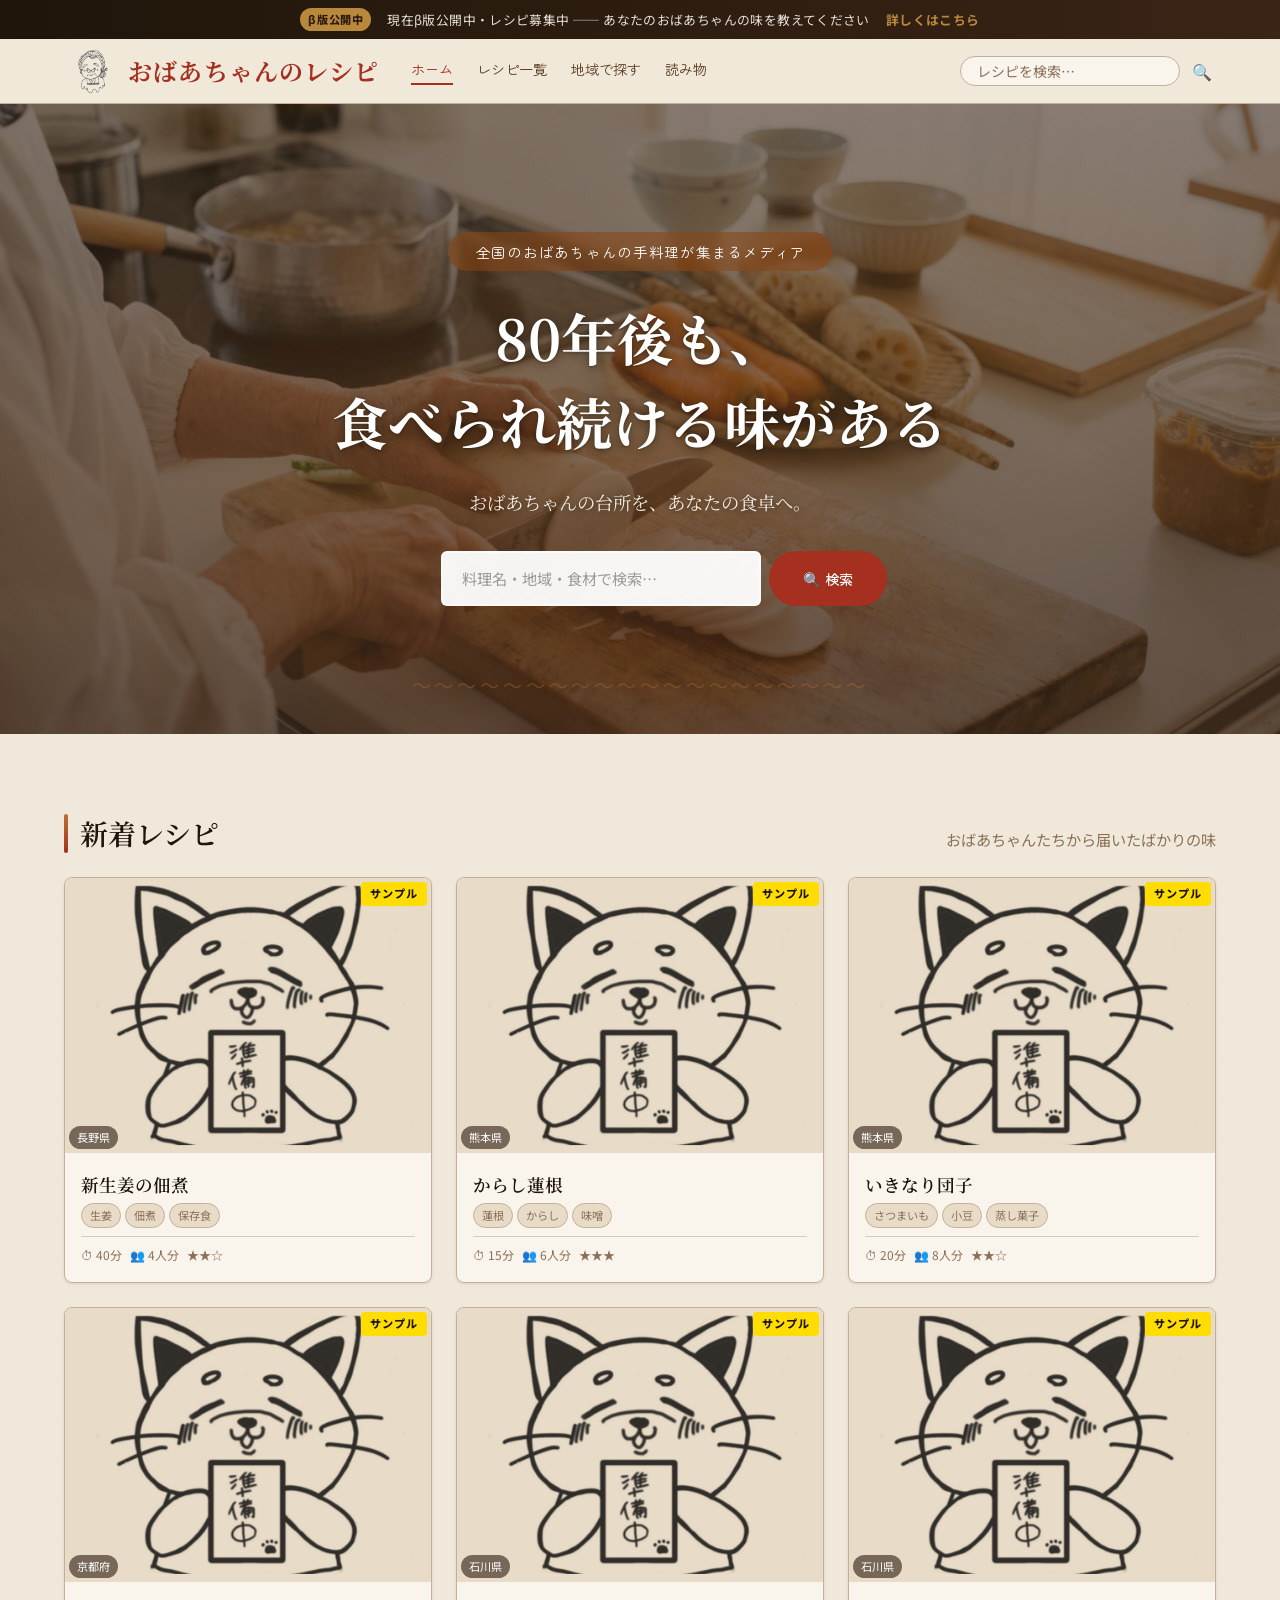
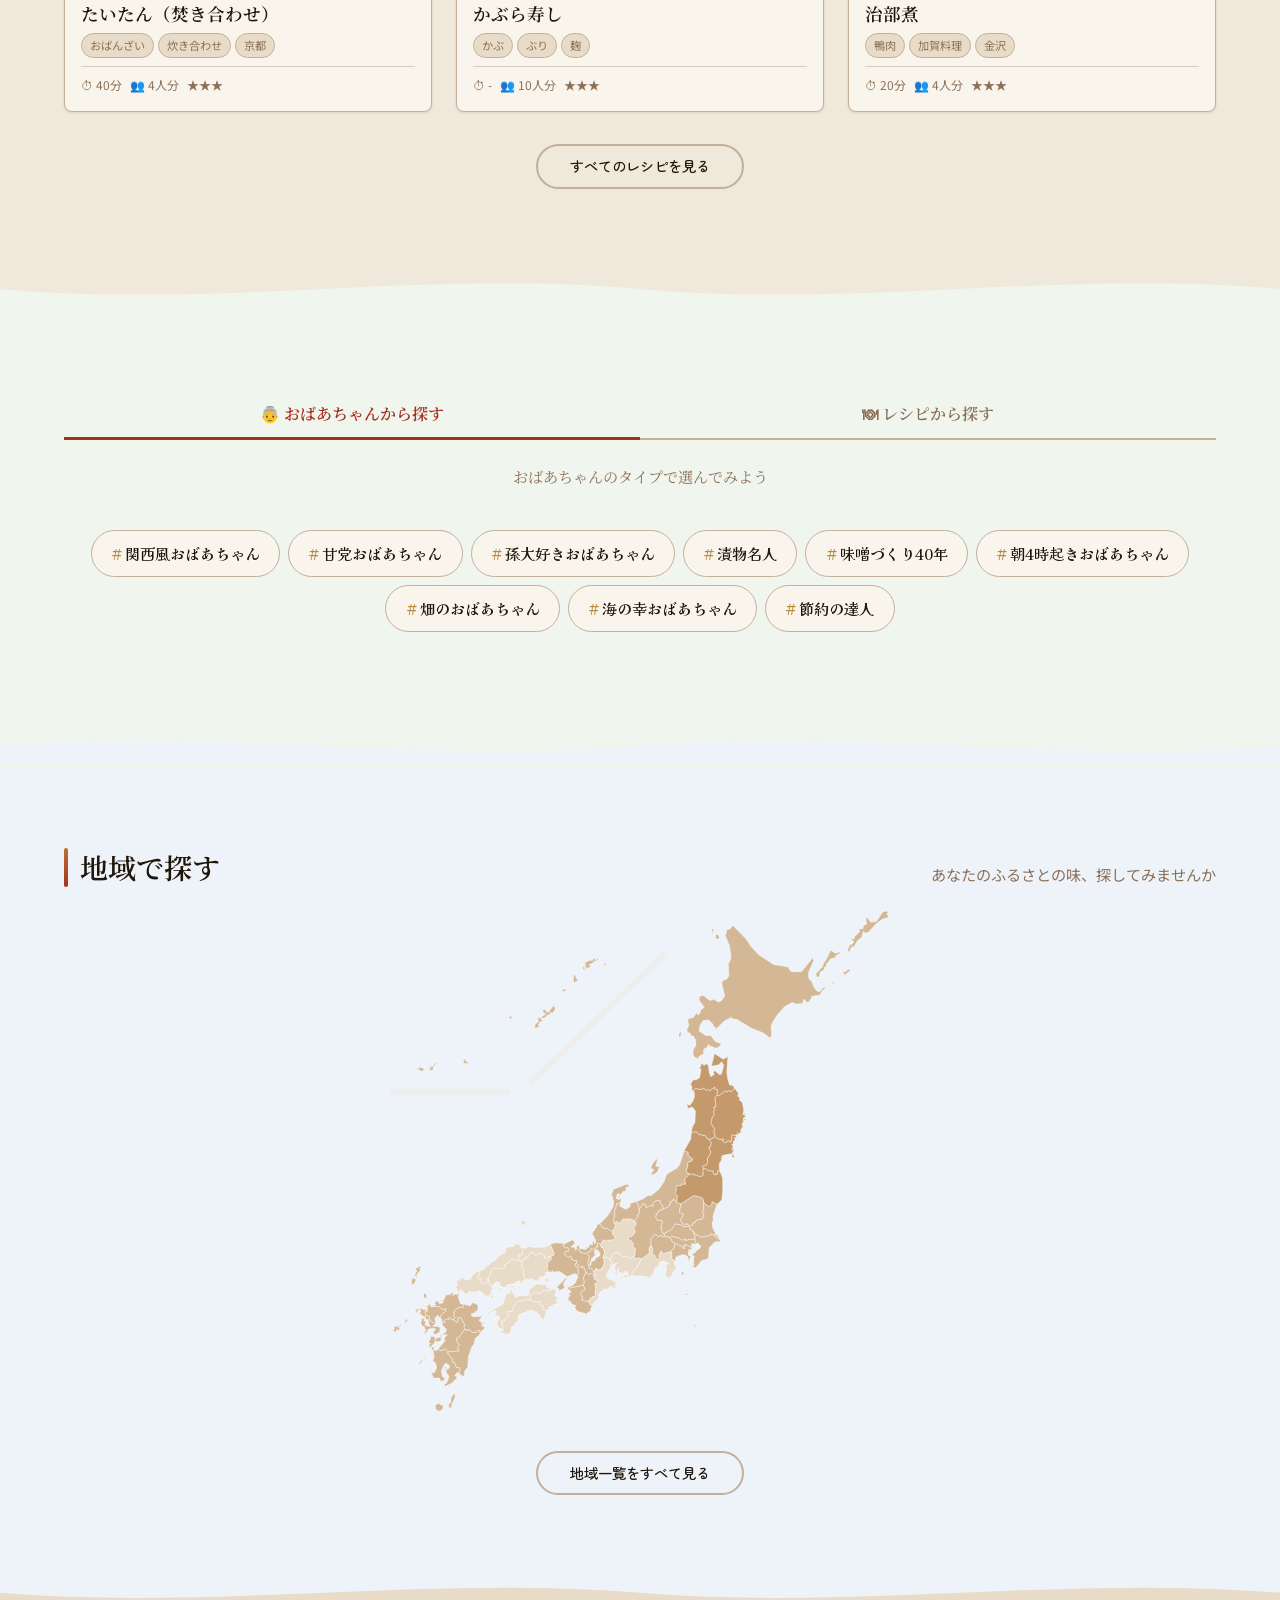
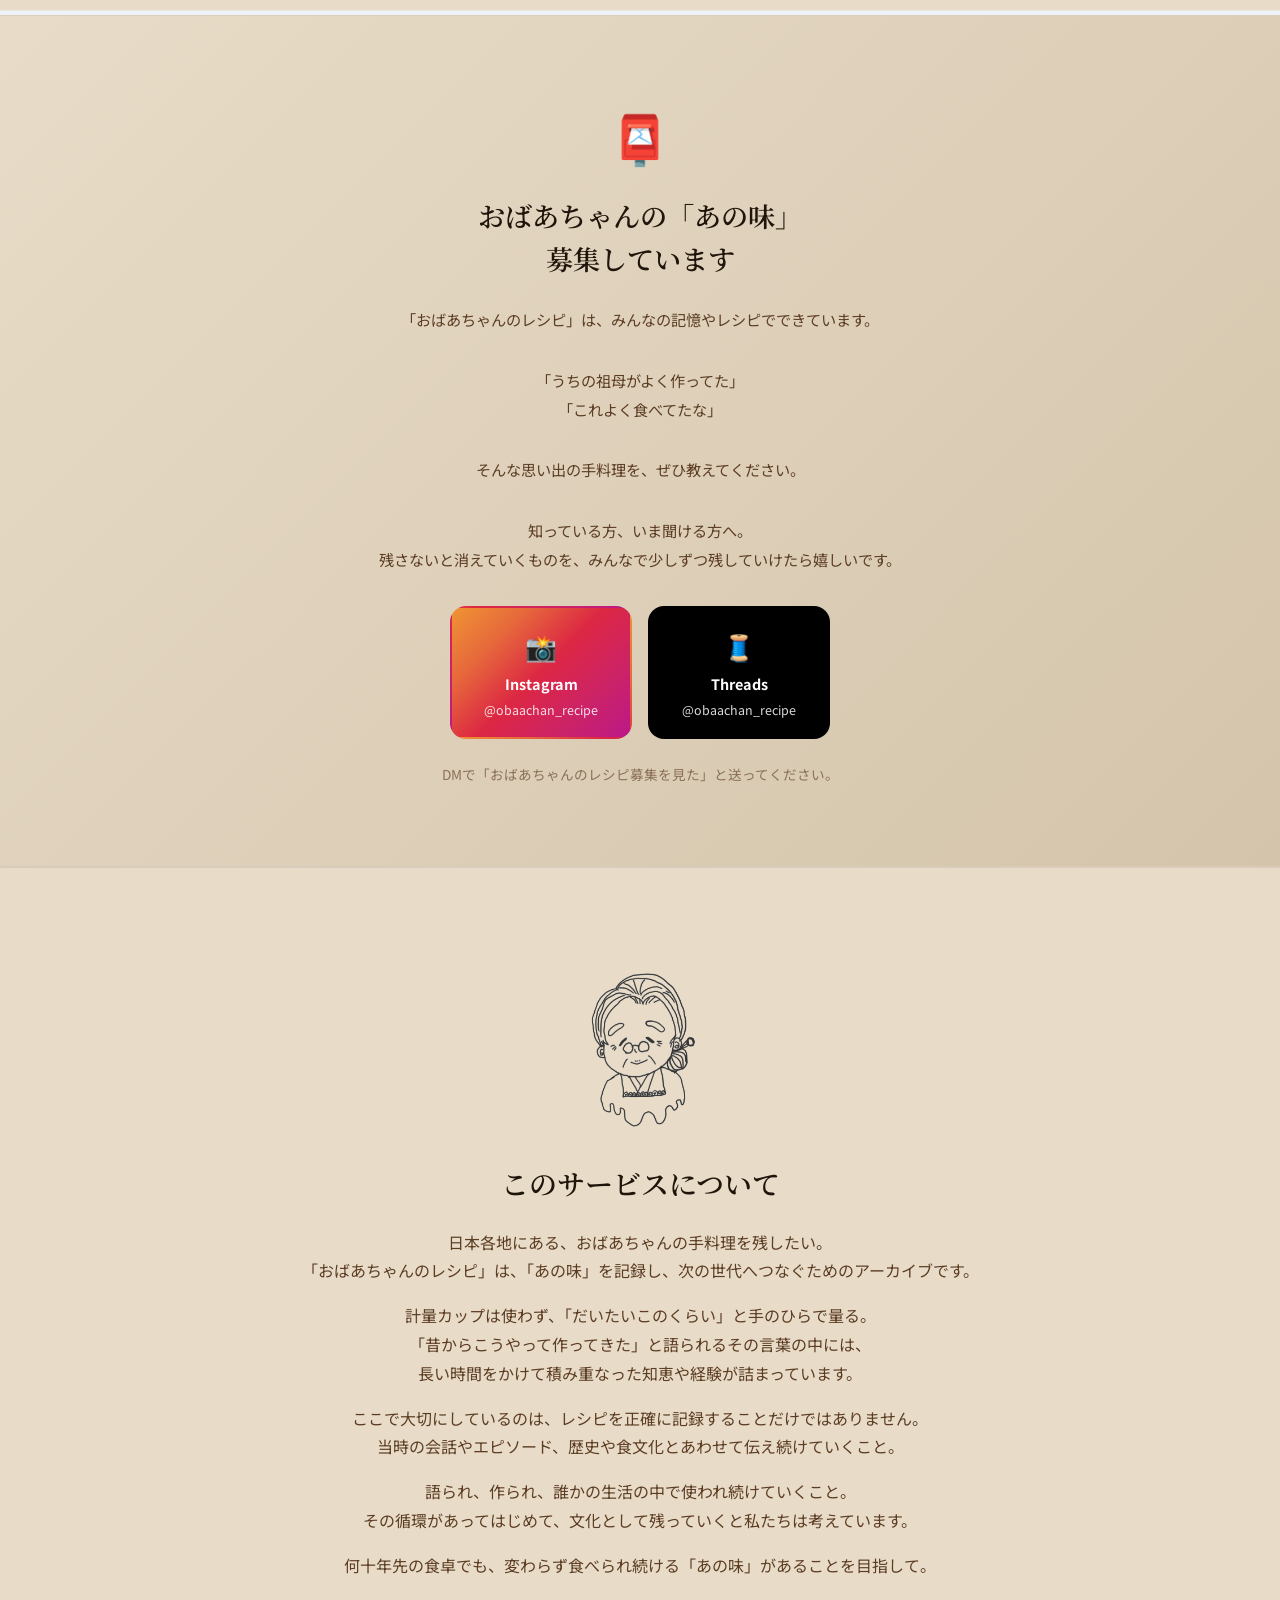
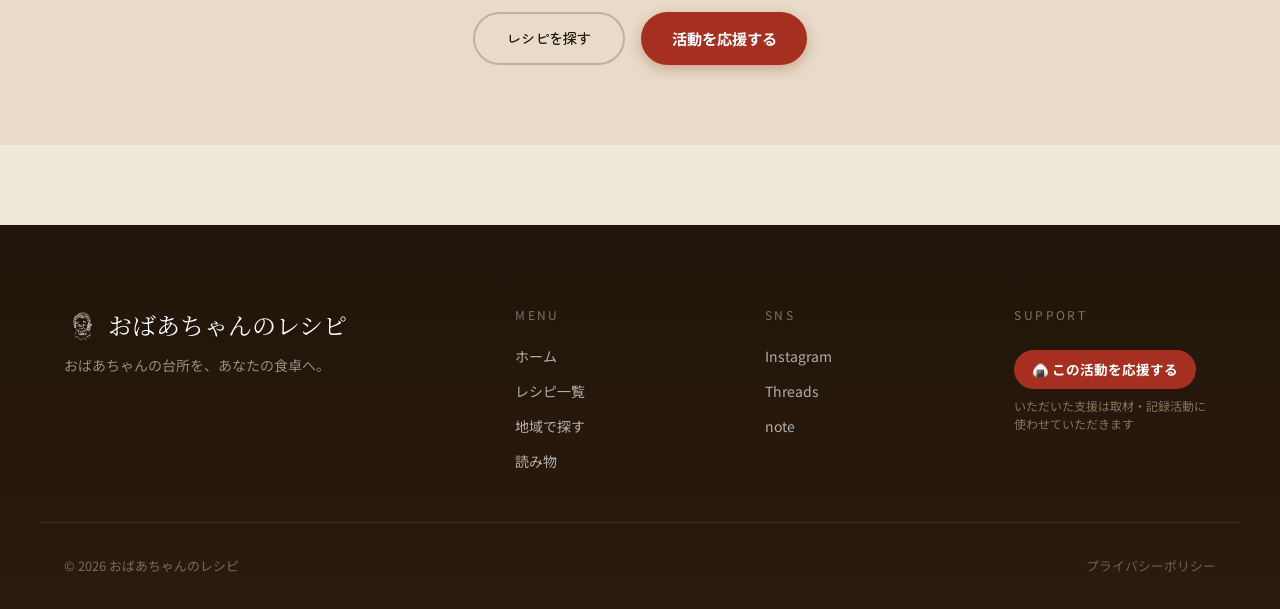
<file: index.html>
<!DOCTYPE html>
<html lang="ja">
<head>
  <meta charset="UTF-8" />
  <base href="/" />
  <meta name="viewport" content="width=device-width, initial-scale=1.0" />
  <title>おばあちゃんのレシピ | おばあちゃんの台所を、あなたの食卓へ。</title>

  <!-- ファビコン（絵文字） -->
  <link rel="icon" type="image/png" href="/assets/images/grandma-icon.png" />

  <!-- SEO メタタグ -->
  <meta name="description" content="全国のおばあちゃんの手料理が集まるメディア。おばあちゃんの台所を、あなたの食卓へ。" />
  <meta name="keywords" content="おばあちゃんのレシピ,郷土料理,伝統料理,家庭料理,日本料理,レシピ,石狩鍋,いも煮,じぶ煮" />
  <meta name="author" content="おばあちゃんのレシピ" />
  <link rel="canonical" href="https://www.obaachan-recipe.com/" />

  <!-- OGP メタタグ -->
  <meta property="og:title" content="おばあちゃんのレシピ | おばあちゃんの台所を、あなたの食卓へ。" />
  <meta property="og:description" content="全国のおばあちゃんの手料理が集まるメディア" />
  <meta property="og:type" content="website" />
  <meta property="og:url" content="https://www.obaachan-recipe.com/" />
  <meta property="og:locale" content="ja_JP" />
  <meta property="og:site_name" content="おばあちゃんのレシピ" />

  <!-- Twitter Card -->
  <meta name="twitter:card" content="summary_large_image" />
  <meta name="twitter:title" content="おばあちゃんのレシピ | おばあちゃんの台所を、あなたの食卓へ。" />
  <meta name="twitter:description" content="全国のおばあちゃんの手料理が集まるメディア" />
  <meta name="twitter:site" content="@obaachan_recipe" />

  <!-- Google Search Console 確認タグ -->
  <meta name="google-site-verification" content="o8CGRwi6p8d6FL8x-uHhxRCxZVuSK3pnas4yYmXAnJY" />

  <!-- Google Analytics (GA4) -->
  <script async src="https://www.googletagmanager.com/gtag/js?id=G-EVYD2MEX67"></script>
  <script>
    window.dataLayer = window.dataLayer || [];
    function gtag(){dataLayer.push(arguments);}
    gtag('js', new Date());
    gtag('config', 'G-EVYD2MEX67');
  </script>

  <!-- Google Fonts -->
  <link rel="preconnect" href="https://fonts.googleapis.com" />
  <link rel="preconnect" href="https://fonts.gstatic.com" crossorigin />
  <link
    href="https://fonts.googleapis.com/css2?family=Noto+Sans+JP:wght@300;400;500;700&family=Noto+Serif+JP:wght@400;600;700&family=Kaisei+Tokumin:wght@400;700&family=Zen+Maru+Gothic:wght@400;500;700&display=swap"
    rel="stylesheet"
  />

  <!-- スタイルシート -->
  <link rel="stylesheet" href="/styles.css?v=20260328d" />
</head>
<body>

  <!-- ローディング表示 -->
  <div id="loading">
    <div class="loading__icon"><img src="/assets/images/grandma-icon.png" alt="おばあちゃんのレシピ" /></div>
    <p>全国のおばあちゃんの手料理が集まるメディア</p>
  </div>

  <!-- SPAマウントポイント -->
  <div id="app"></div>

  <!-- GitHub Pages SPA: 404.htmlからのリダイレクトを復元 -->
  <script>
    (function(l) {
      if (l.search[1] === '/') {
        var decoded = l.search.slice(1).split('&').map(function(s) {
          return s.replace(/~and~/g, '&');
        }).join('?');
        window.history.replaceState(null, null,
          l.pathname.slice(0, -1) + decoded + l.hash
        );
      }
    }(window.location));
  </script>

  <!-- アプリケーション -->
  <script type="module" src="/app.js?v=20260328c"></script>

</body>
</html>
</file>
<file: styles.css>
/* ============================================================
   おばあちゃんのレシピ — styles.css
   和風テーマ 完全スタイルシート
   ============================================================ */

/* ============================================================
   CSS カスタムプロパティ
   ============================================================ */
:root {
  /* カラーパレット */
  --color-bg-base:       #F0E8DA; /* 温かい羊皮紙色 */
  --color-bg-warm:       #E8DCC8; /* トースト色 */
  --color-bg-card:       #FAF5EC; /* 温かいアイボリー */
  --color-text-primary:  #1F150A; /* 深い茶黒 */
  --color-text-secondary:#5C3D24; /* 深い茶色 */
  --color-text-muted:    #8B7058; /* 温かいミュート */
  --color-accent-red:    #A63020; /* 深い弁柄色 */
  --color-accent-gold:   #B8893A; /* 銅色寄りのゴールド */
  --color-accent-green:  #4A6B3E; /* 深い若竹色 */
  --color-border:        #C4B09A; /* 温かいボーダー */
  --color-divider:       #D9CCBB; /* 温かいディバイダー */
  --color-copper:        #B87333; /* 銅鍋のアクセント色 */
  --color-bg-dark:       #3A2416; /* 木目ダークトーン */

  /* タイポグラフィ */
  --font-serif: 'Noto Serif JP', serif;
  --font-sans:  'Noto Sans JP', sans-serif;
  --font-hand:  'Kaisei Tokumin', serif;
  --font-round: 'Zen Maru Gothic', sans-serif;

  /* スペーシング */
  --space-xs:  0.25rem;
  --space-sm:  0.5rem;
  --space-md:  1rem;
  --space-lg:  1.5rem;
  --space-xl:  2rem;
  --space-2xl: 3rem;
  --space-3xl: 5rem;

  /* シャドウ */
  --shadow-sm: 0 1px 3px rgba(31, 21, 10, 0.10);
  --shadow-md: 0 4px 12px rgba(31, 21, 10, 0.15);
  --shadow-lg: 0 8px 24px rgba(31, 21, 10, 0.20);

  /* ボーダーラジウス */
  --radius-sm: 4px;
  --radius-md: 8px;
  --radius-lg: 16px;
}


/* ============================================================
   リセット・ベーススタイル
   ============================================================ */
*,
*::before,
*::after {
  box-sizing: border-box;
  margin: 0;
  padding: 0;
}

html {
  scroll-behavior: smooth;
}

body {
  background-color: var(--color-bg-base);
  background-image: url("data:image/svg+xml,%3Csvg width='40' height='40' xmlns='http://www.w3.org/2000/svg'%3E%3Cpath d='M0 0h40v40H0z' fill='none'/%3E%3Cpath d='M20 20.5a.5.5 0 110-1 .5.5 0 010 1z' fill='%23000' fill-opacity='.015'/%3E%3C/svg%3E");
  font-family: var(--font-sans);
  color: var(--color-text-primary);
  line-height: 1.7;
  -webkit-font-smoothing: antialiased;
  -moz-osx-font-smoothing: grayscale;
}

h1, h2, h3, h4 {
  font-family: var(--font-serif);
  line-height: 1.4;
  font-weight: 600;
}

a {
  color: var(--color-text-primary);
  text-decoration: none;
  transition: color 0.2s ease;
}

a:hover {
  color: var(--color-accent-red);
}

img {
  max-width: 100%;
  height: auto;
  display: block;
}

ul, ol {
  list-style: none;
}

button {
  cursor: pointer;
  font-family: var(--font-sans);
  border: none;
  background: none;
}

input, textarea, select {
  font-family: var(--font-sans);
}


/* ============================================================
   レイアウト
   ============================================================ */
.container {
  max-width: 1200px;
  margin: 0 auto;
  padding: 0 var(--space-lg);
}

.grid-2 {
  display: grid;
  grid-template-columns: repeat(2, 1fr);
  gap: var(--space-lg);
}

.grid-3 {
  display: grid;
  grid-template-columns: repeat(3, 1fr);
  gap: var(--space-lg);
}

.grid-4 {
  display: grid;
  grid-template-columns: repeat(4, 1fr);
  gap: var(--space-lg);
}

@media (max-width: 768px) {
  .grid-2,
  .grid-3,
  .grid-4 {
    grid-template-columns: 1fr;
  }

  .container {
    padding: 0 var(--space-md);
  }
}

@media (min-width: 769px) and (max-width: 1024px) {
  .grid-3,
  .grid-4 {
    grid-template-columns: repeat(2, 1fr);
  }
}


/* ============================================================
   ヘッダー
   ============================================================ */
.site-header {
  position: sticky;
  top: 0;
  z-index: 100;
  background: rgba(240, 232, 218, 0.92);
  backdrop-filter: blur(8px);
  -webkit-backdrop-filter: blur(8px);
  border-bottom: 1px solid var(--color-border);
}

.site-header__inner {
  display: flex;
  align-items: center;
  gap: var(--space-xl);
  height: 64px;
}

.site-header__logo {
  font-family: var(--font-serif);
  font-size: 1.5rem;
  font-weight: 700;
  color: var(--color-accent-red);
  white-space: nowrap;
  letter-spacing: 0.05em;
  flex-shrink: 0;
  display: flex;
  align-items: center;
}

.site-header__logo:hover {
  color: var(--color-accent-red);
  opacity: 0.85;
}

.site-header__logo-img {
  width: 56px;
  height: 56px;
  object-fit: contain;
  vertical-align: middle;
  margin-right: 8px;
}

.site-header__nav {
  display: flex;
  align-items: center;
  gap: var(--space-lg);
  flex: 1;
}

.site-header__nav a {
  font-family: var(--font-round);
  font-size: 0.9rem;
  color: var(--color-text-secondary);
  padding-bottom: 2px;
  border-bottom: 2px solid transparent;
  transition: color 0.2s ease, border-color 0.2s ease;
}

.site-header__nav a:hover,
.site-header__nav a.is-active {
  color: var(--color-accent-red);
  border-bottom-color: var(--color-accent-red);
}

.site-header__search {
  display: flex;
  align-items: center;
  gap: var(--space-sm);
  margin-left: auto;
}

.site-header__search-input {
  width: 220px;
  padding: var(--space-xs) var(--space-md);
  border: 1px solid var(--color-border);
  border-radius: 100px;
  background: var(--color-bg-card);
  font-size: 0.875rem;
  color: var(--color-text-primary);
  outline: none;
  transition: border-color 0.2s ease, box-shadow 0.2s ease;
}

.site-header__search-input::placeholder {
  color: var(--color-text-muted);
}

.site-header__search-input:focus {
  border-color: var(--color-accent-gold);
  box-shadow: 0 0 0 3px rgba(201, 168, 76, 0.15);
}

@media (max-width: 768px) {
  .site-header__nav {
    display: none;
  }

  .site-header__search-input {
    width: 160px;
  }
}


/* ============================================================
   ヒーローセクション
   ============================================================ */
.hero {
  position: relative;
  height: 70vh;
  min-height: 480px;
  display: flex;
  align-items: center;
  justify-content: center;
  text-align: center;
  background: linear-gradient(rgba(58, 36, 22, 0.6), rgba(58, 36, 22, 0.75)),
    url('assets/images/hero-bg.jpg');
  background-size: cover;
  background-position: center;
  overflow: hidden;
}

.hero::before {
  content: '';
  position: absolute;
  inset: 0;
  background-image:
    radial-gradient(ellipse at 30% 60%, rgba(184, 115, 51, 0.15) 0%, transparent 50%),
    radial-gradient(ellipse at 70% 40%, rgba(184, 137, 58, 0.12) 0%, transparent 50%),
    radial-gradient(ellipse at 50% 80%, rgba(166, 48, 32, 0.06) 0%, transparent 40%);
  pointer-events: none;
}

.hero::after {
  content: '〜〜〜〜〜〜〜〜〜〜〜〜〜〜〜〜〜〜〜〜';
  position: absolute;
  bottom: var(--space-xl);
  left: 50%;
  transform: translateX(-50%);
  font-size: 1.2rem;
  color: var(--color-copper);
  opacity: 0.35;
  letter-spacing: 0.2em;
  white-space: nowrap;
  overflow: hidden;
  width: 100%;
  text-align: center;
}

.hero__content {
  position: relative;
  z-index: 1;
  padding: var(--space-xl);
}

.hero__eyebrow {
  font-family: var(--font-round);
  font-size: 0.8rem;
  letter-spacing: 0.3em;
  color: var(--color-copper);
  margin-bottom: var(--space-md);
  text-transform: uppercase;
}

.hero__title {
  font-family: var(--font-serif);
  font-size: clamp(2rem, 5vw, 3.5rem);
  font-weight: 700;
  color: #fff;
  line-height: 1.5;
  margin-bottom: var(--space-lg);
  text-shadow: 0 2px 12px rgba(31, 21, 10, 0.6), 0 1px 3px rgba(0, 0, 0, 0.3);
}

.hero__title span {
  color: #E8A87C;
}

.hero__subtitle {
  display: inline-block;
  font-family: var(--font-round);
  font-size: 0.9rem;
  color: #fff;
  letter-spacing: 0.12em;
  text-indent: 0.12em;
  margin-bottom: var(--space-lg);
  padding: 0.5em 1.8em;
  background: rgba(139, 69, 19, 0.55);
  border-radius: 999px;
  backdrop-filter: blur(4px);
}

.hero__lead {
  font-family: var(--font-serif);
  font-size: 1.15rem;
  color: rgba(250, 245, 236, 0.95);
  margin-bottom: var(--space-xl);
  text-shadow: 0 1px 6px rgba(31, 21, 10, 0.5);
}

.hero__search {
  display: flex;
  justify-content: center;
  gap: var(--space-sm);
  padding-left: 3rem;
}

.hero__search-input {
  width: 320px;
  padding: 0.85rem 1.2rem;
  font-size: 1rem;
  border: 2px solid rgba(255, 255, 255, 0.6);
  border-radius: 6px;
  background: rgba(255, 255, 255, 0.95);
  outline: none;
}

.hero__search-input::placeholder {
  color: #999;
  font-size: 0.95rem;
}

.hero__search-btn {
  padding: 0.85rem 2rem;
  font-size: 1rem;
  white-space: nowrap;
}

.hero__cta {
  display: flex;
  gap: var(--space-md);
  justify-content: center;
  flex-wrap: wrap;
}

@media (max-width: 768px) {
  .hero {
    height: auto;
    min-height: 60vh;
    padding: var(--space-3xl) 0 var(--space-2xl);
  }
}


/* ============================================================
   レシピカード
   ============================================================ */
.recipe-card {
  background: var(--color-bg-card);
  border: 1px solid var(--color-border);
  border-radius: var(--radius-md);
  overflow: hidden;
  box-shadow: var(--shadow-sm);
  transition: transform 0.2s ease, box-shadow 0.2s ease;
  cursor: pointer;
}

.recipe-card:hover {
  transform: translateY(-4px);
  box-shadow: var(--shadow-md), 0 0 0 1px var(--color-copper);
}

.recipe-card__image {
  width: 100%;
  aspect-ratio: 4 / 3;
  object-fit: cover;
  background: var(--color-bg-warm);
}

.recipe-card__image-placeholder {
  width: 100%;
  aspect-ratio: 4 / 3;
  background: linear-gradient(135deg, #E8DCC8 0%, #D4C4AB 100%);
  display: flex;
  align-items: center;
  justify-content: center;
  font-size: 3rem;
}

.recipe-card__body {
  padding: var(--space-md);
}

.recipe-card__badges {
  position: absolute;
  top: var(--space-xs);
  right: var(--space-xs);
  display: flex;
  gap: var(--space-xs);
  flex-wrap: wrap;
  align-items: flex-start;
}

.recipe-card__region {
  font-size: 0.75rem;
  color: var(--color-text-muted);
  letter-spacing: 0.05em;
}

.recipe-card__title {
  font-family: var(--font-serif);
  font-size: 1.1rem;
  font-weight: 600;
  margin: var(--space-xs) 0;
  line-height: 1.4;
}

.recipe-card__grandmother {
  font-size: 0.875rem;
  color: var(--color-text-secondary);
}

.recipe-card__meta {
  display: flex;
  gap: var(--space-sm);
  font-size: 0.75rem;
  color: var(--color-text-muted);
  margin-top: var(--space-sm);
  padding-top: var(--space-sm);
  border-top: 1px solid var(--color-divider);
  flex-wrap: wrap;
}

.recipe-card__meta-item {
  display: flex;
  align-items: center;
  gap: 2px;
}


/* ============================================================
   バッジ・タグ
   ============================================================ */
.badge {
  display: inline-block;
  padding: 2px 10px;
  border-radius: 100px;
  font-size: 0.75rem;
  font-weight: 500;
  line-height: 1.6;
}

.badge--endangered {
  background: #FEF3E2;
  color: #B7791F;
  border: 1px solid #F6D860;
}

.badge--featured {
  background: #FEE2E2;
  color: var(--color-accent-red);
  border: 1px solid #FECACA;
}

.badge--region {
  background: var(--color-bg-warm);
  color: var(--color-text-secondary);
  border: 1px solid var(--color-border);
}

.badge--season {
  background: #ECFDF5;
  color: var(--color-accent-green);
  border: 1px solid #A7F3D0;
}


/* ============================================================
   フィルターバー
   ============================================================ */
.filter-bar {
  display: flex;
  gap: var(--space-sm);
  flex-wrap: wrap;
  align-items: center;
  padding: var(--space-md) 0;
}

.filter-bar__label {
  font-size: 0.8rem;
  color: var(--color-text-muted);
  margin-right: var(--space-xs);
  white-space: nowrap;
}

.filter-btn {
  padding: var(--space-xs) var(--space-md);
  border-radius: 100px;
  border: 1px solid var(--color-border);
  background: var(--color-bg-card);
  color: var(--color-text-secondary);
  font-size: 0.85rem;
  font-family: var(--font-sans);
  cursor: pointer;
  transition: background 0.15s ease, color 0.15s ease, border-color 0.15s ease;
  white-space: nowrap;
}

.filter-btn:hover {
  border-color: var(--color-accent-red);
  color: var(--color-accent-red);
}

.filter-btn.is-active {
  background: var(--color-accent-red);
  color: #fff;
  border-color: var(--color-accent-red);
}


/* ============================================================
   セクションタイトル
   ============================================================ */
.section-title {
  font-family: var(--font-serif);
  font-size: 1.75rem;
  position: relative;
  padding-left: var(--space-md);
  margin-bottom: var(--space-lg);
}

.section-title::before {
  content: '';
  position: absolute;
  left: 0;
  top: 0;
  bottom: 0;
  width: 4px;
  background: linear-gradient(180deg, var(--color-copper), var(--color-accent-red));
  border-radius: 2px;
}

.section-title__sub {
  display: block;
  font-family: var(--font-sans);
  font-size: 0.85rem;
  font-weight: 400;
  color: var(--color-text-muted);
  margin-top: var(--space-xs);
  letter-spacing: 0.1em;
}

.section-header {
  display: flex;
  align-items: flex-end;
  justify-content: space-between;
  margin-bottom: var(--space-lg);
  gap: var(--space-md);
}

.section-header .section-title {
  margin-bottom: 0;
}

.section-link {
  font-size: 0.875rem;
  color: var(--color-accent-red);
  white-space: nowrap;
  border-bottom: 1px solid transparent;
  transition: border-color 0.2s;
}

.section-link:hover {
  color: var(--color-accent-red);
  border-bottom-color: var(--color-accent-red);
}


/* ============================================================
   レシピ詳細
   ============================================================ */
.recipe-detail {
  max-width: 860px;
  margin: 0 auto;
}

.recipe-detail__hero {
  width: 100%;
  max-height: 60vh;
  object-fit: cover;
  border-radius: var(--radius-md);
  margin-bottom: var(--space-xl);
}

.recipe-detail__hero-placeholder {
  width: 100%;
  max-height: 60vh;
  height: 400px;
  background: var(--color-bg-warm);
  border-radius: var(--radius-md);
  display: flex;
  align-items: center;
  justify-content: center;
  font-size: 5rem;
  margin-bottom: var(--space-xl);
}

.recipe-detail__header {
  margin-bottom: var(--space-xl);
}

.recipe-detail__region {
  font-size: 0.85rem;
  color: var(--color-text-muted);
  letter-spacing: 0.1em;
  margin-bottom: var(--space-sm);
}

.recipe-detail__title {
  font-family: var(--font-serif);
  font-size: clamp(1.75rem, 4vw, 2.5rem);
  line-height: 1.3;
  margin-bottom: var(--space-sm);
}

.recipe-detail__grandmother {
  font-size: 1rem;
  color: var(--color-text-secondary);
  margin-bottom: var(--space-md);
}

.recipe-detail__meta {
  display: flex;
  gap: var(--space-lg);
  font-size: 0.875rem;
  color: var(--color-text-muted);
  padding: var(--space-md) 0;
  border-top: 1px solid var(--color-divider);
  border-bottom: 1px solid var(--color-divider);
  flex-wrap: wrap;
}

.recipe-detail__story {
  background: linear-gradient(135deg, #E8DCC8 0%, #F0E8DA 100%);
  border-radius: var(--radius-md);
  border-left: 3px solid var(--color-copper);
  padding: var(--space-xl);
  margin: var(--space-2xl) 0;
  font-family: var(--font-serif);
  font-size: 1.05rem;
  line-height: 2;
  color: var(--color-text-secondary);
  position: relative;
}

.recipe-detail__story::before {
  content: '◆ おばあちゃんのお話';
  display: block;
  font-family: var(--font-sans);
  font-size: 0.8rem;
  letter-spacing: 0.15em;
  color: var(--color-accent-gold);
  margin-bottom: var(--space-md);
}

.recipe-detail__ingredients {
  margin: var(--space-2xl) 0;
}

.recipe-detail__ingredients table {
  width: 100%;
  border-collapse: collapse;
}

.recipe-detail__ingredients th {
  text-align: left;
  font-family: var(--font-sans);
  font-size: 0.8rem;
  letter-spacing: 0.1em;
  color: var(--color-text-muted);
  padding: var(--space-sm) var(--space-md);
  border-bottom: 2px solid var(--color-border);
  background: var(--color-bg-warm);
}

.recipe-detail__ingredients td {
  padding: var(--space-sm) var(--space-md);
  border-bottom: 1px solid var(--color-divider);
  font-size: 0.95rem;
}

.recipe-detail__ingredients tr:last-child td {
  border-bottom: none;
}

.recipe-detail__ingredients td:last-child {
  color: var(--color-text-secondary);
  text-align: right;
}

.recipe-detail__steps {
  margin: var(--space-2xl) 0;
  counter-reset: step-counter;
}

.recipe-detail__step {
  display: flex;
  gap: var(--space-lg);
  margin-bottom: var(--space-xl);
  align-items: flex-start;
}

.recipe-detail__step::before {
  counter-increment: step-counter;
  content: counter(step-counter);
  display: flex;
  align-items: center;
  justify-content: center;
  width: 2rem;
  height: 2rem;
  border-radius: 50%;
  background: var(--color-accent-red);
  color: #fff;
  font-family: var(--font-serif);
  font-weight: 700;
  font-size: 0.9rem;
  flex-shrink: 0;
  margin-top: 2px;
}

.recipe-detail__step-content {
  flex: 1;
  font-size: 1rem;
  line-height: 1.9;
}

.recipe-detail__grandma-note {
  background: #FFFBEB;
  border-left: 4px solid var(--color-accent-gold);
  border-radius: 0 var(--radius-md) var(--radius-md) 0;
  padding: var(--space-lg) var(--space-xl);
  margin: var(--space-2xl) 0;
}

.recipe-detail__grandma-note-title {
  font-family: var(--font-sans);
  font-size: 0.85rem;
  letter-spacing: 0.1em;
  color: var(--color-accent-gold);
  margin-bottom: var(--space-sm);
}

.recipe-detail__grandma-note p {
  font-family: var(--font-hand);
  font-size: 1.05rem;
  line-height: 2;
  color: var(--color-text-secondary);
}


/* ============================================================
   地域マップセクション
   ============================================================ */
.region-grid {
  display: grid;
  grid-template-columns: repeat(4, 1fr);
  gap: var(--space-md);
  margin: var(--space-2xl) 0;
}

.region-card {
  border-radius: var(--radius-md);
  overflow: hidden;
  cursor: pointer;
  transition: transform 0.2s ease, box-shadow 0.2s ease;
  box-shadow: var(--shadow-sm);
  border: 1px solid var(--color-border);
}

.region-card:hover {
  transform: translateY(-3px);
  box-shadow: var(--shadow-md);
}

.region-card__band {
  height: 6px;
}

.region-card__body {
  background: var(--color-bg-card);
  padding: var(--space-md);
  text-align: center;
}

.region-card__name {
  font-family: var(--font-serif);
  font-size: 1rem;
  margin-bottom: var(--space-xs);
}

.region-card__count {
  font-size: 0.75rem;
  color: var(--color-text-muted);
}

/* 各地方カラー帯 */
.region-card--hokkaido  .region-card__band { background: #4A90D9; }
.region-card--tohoku    .region-card__band { background: #5B7B4F; }
.region-card--kanto     .region-card__band { background: #C0392B; }
.region-card--chubu     .region-card__band { background: #C9A84C; }
.region-card--kinki     .region-card__band { background: #8B5CF6; }
.region-card--chugoku   .region-card__band { background: #D97706; }
.region-card--shikoku   .region-card__band { background: #0891B2; }
.region-card--kyushu    .region-card__band { background: #DB2777; }

@media (max-width: 768px) {
  .region-grid {
    grid-template-columns: repeat(2, 1fr);
  }
}

@media (max-width: 480px) {
  .region-grid {
    grid-template-columns: repeat(2, 1fr);
    gap: var(--space-sm);
  }
}


/* ============================================================
   フッター
   ============================================================ */
.site-footer {
  background: linear-gradient(180deg, #1F150A 0%, #2C1A0E 100%);
  color: rgba(255, 255, 255, 0.75);
  padding: var(--space-3xl) 0 var(--space-xl);
  margin-top: var(--space-3xl);
}

.site-footer__logo {
  font-family: var(--font-serif);
  font-size: 1.5rem;
  color: #fff;
  margin-bottom: var(--space-sm);
  display: flex;
  align-items: center;
  gap: 0.5rem;
}

.site-footer__logo-img {
  width: 36px;
  height: 36px;
  object-fit: contain;
  filter: invert(1) brightness(2);
}

.site-footer__tagline {
  font-size: 0.875rem;
  color: rgba(255, 255, 255, 0.5);
  margin-bottom: var(--space-2xl);
}

.site-footer__grid {
  display: grid;
  grid-template-columns: 2fr 1fr 1fr 1fr;
  gap: var(--space-2xl);
  padding-bottom: var(--space-2xl);
  border-bottom: 1px solid rgba(255, 255, 255, 0.1);
}

.site-footer__heading {
  font-family: var(--font-sans);
  font-size: 0.75rem;
  letter-spacing: 0.2em;
  color: rgba(255, 255, 255, 0.4);
  margin-bottom: var(--space-md);
}

.site-footer__links {
  display: flex;
  flex-direction: column;
  gap: var(--space-sm);
}

.site-footer__links a {
  font-size: 0.875rem;
  color: rgba(255, 255, 255, 0.65);
  transition: color 0.2s ease;
}

.site-footer__links a:hover {
  color: #fff;
}

.site-footer__bottom {
  display: flex;
  justify-content: space-between;
  align-items: center;
  padding-top: var(--space-xl);
  font-size: 0.8rem;
  color: rgba(255, 255, 255, 0.35);
  flex-wrap: wrap;
  gap: var(--space-md);
}

@media (max-width: 768px) {
  .site-footer__grid {
    grid-template-columns: 1fr 1fr;
    gap: var(--space-xl);
  }

  .site-footer__bottom {
    flex-direction: column;
    text-align: center;
  }
}


/* ============================================================
   ローディング
   ============================================================ */
#loading {
  position: fixed;
  inset: 0;
  background: var(--color-bg-base);
  display: flex;
  align-items: center;
  justify-content: center;
  flex-direction: column;
  z-index: 9999;
  transition: opacity 0.4s ease;
}

#loading.is-hidden {
  opacity: 0;
  pointer-events: none;
}

.loading__icon {
  font-size: 3.5rem;
  animation: loadingPulse 1.6s ease-in-out infinite;
}

.loading__icon img {
  width: 90px;
  height: 90px;
  object-fit: contain;
}

#loading p {
  font-family: var(--font-serif);
  color: var(--color-text-secondary);
  margin-top: var(--space-md);
  font-size: 1rem;
  letter-spacing: 0.1em;
}

@keyframes loadingPulse {
  0%, 100% { transform: scale(1); opacity: 1; }
  50% { transform: scale(1.08); opacity: 0.7; }
}


/* ============================================================
   ページトランジション
   ============================================================ */
#app {
  animation: fadeIn 0.3s ease;
}

@keyframes fadeIn {
  from { opacity: 0; }
  to   { opacity: 1; }
}

.page {
  min-height: calc(100vh - 64px);
  padding: var(--space-2xl) 0;
}

.page-enter {
  animation: pageEnter 0.25s ease forwards;
}

@keyframes pageEnter {
  from {
    opacity: 0;
    transform: translateY(8px);
  }
  to {
    opacity: 1;
    transform: translateY(0);
  }
}


/* ============================================================
   ボタン
   ============================================================ */
.btn {
  display: inline-flex;
  align-items: center;
  justify-content: center;
  gap: var(--space-xs);
  padding: var(--space-sm) var(--space-xl);
  border-radius: 100px;
  font-family: var(--font-round);
  font-size: 0.9rem;
  font-weight: 500;
  cursor: pointer;
  transition: background 0.2s ease, color 0.2s ease, border-color 0.2s ease, box-shadow 0.2s ease, transform 0.15s ease;
  text-decoration: none;
  border: 2px solid transparent;
  white-space: nowrap;
}

.btn:active {
  transform: scale(0.97);
}

.btn--primary {
  background: var(--color-accent-red);
  color: #fff;
  border-color: var(--color-accent-red);
}

.btn--primary:hover {
  background: #a93226;
  border-color: #a93226;
  color: #fff;
  box-shadow: 0 4px 12px rgba(192, 57, 43, 0.3);
}

.btn--outline {
  background: transparent;
  color: var(--color-text-primary);
  border-color: var(--color-border);
}

.btn--outline:hover {
  border-color: var(--color-accent-red);
  color: var(--color-accent-red);
}

.btn--gold {
  background: var(--color-accent-gold);
  color: #fff;
  border-color: var(--color-accent-gold);
}

.btn--gold:hover {
  background: #b8933e;
  border-color: #b8933e;
  color: #fff;
}

.btn--sm {
  padding: 4px var(--space-md);
  font-size: 0.8rem;
}

.btn--lg {
  padding: var(--space-md) var(--space-2xl);
  font-size: 1rem;
}


/* ============================================================
   ユーティリティクラス
   ============================================================ */

/* テキスト配置 */
.text-center { text-align: center; }
.text-right  { text-align: right; }
.text-left   { text-align: left; }

/* テキスト色 */
.text-primary   { color: var(--color-text-primary); }
.text-secondary { color: var(--color-text-secondary); }
.text-muted     { color: var(--color-text-muted); }
.text-red       { color: var(--color-accent-red); }
.text-gold      { color: var(--color-accent-gold); }
.text-green     { color: var(--color-accent-green); }

/* フォント */
.font-serif { font-family: var(--font-serif); }
.font-sans  { font-family: var(--font-sans); }
.font-hand  { font-family: var(--font-hand); }

/* マージントップ */
.mt-xs  { margin-top: var(--space-xs); }
.mt-sm  { margin-top: var(--space-sm); }
.mt-md  { margin-top: var(--space-md); }
.mt-lg  { margin-top: var(--space-lg); }
.mt-xl  { margin-top: var(--space-xl); }
.mt-2xl { margin-top: var(--space-2xl); }
.mt-3xl { margin-top: var(--space-3xl); }

/* マージンボトム */
.mb-xs  { margin-bottom: var(--space-xs); }
.mb-sm  { margin-bottom: var(--space-sm); }
.mb-md  { margin-bottom: var(--space-md); }
.mb-lg  { margin-bottom: var(--space-lg); }
.mb-xl  { margin-bottom: var(--space-xl); }
.mb-2xl { margin-bottom: var(--space-2xl); }
.mb-3xl { margin-bottom: var(--space-3xl); }

/* パディング */
.py-md { padding-top: var(--space-md); padding-bottom: var(--space-md); }
.py-lg { padding-top: var(--space-lg); padding-bottom: var(--space-lg); }
.py-xl { padding-top: var(--space-xl); padding-bottom: var(--space-xl); }
.py-2xl { padding-top: var(--space-2xl); padding-bottom: var(--space-2xl); }

/* 表示 */
.d-flex   { display: flex; }
.d-grid   { display: grid; }
.d-block  { display: block; }
.d-none   { display: none; }

/* Flexbox補助 */
.flex-center  { display: flex; align-items: center; justify-content: center; }
.flex-between { display: flex; align-items: center; justify-content: space-between; }
.flex-wrap    { flex-wrap: wrap; }
.gap-sm       { gap: var(--space-sm); }
.gap-md       { gap: var(--space-md); }
.gap-lg       { gap: var(--space-lg); }

/* 幅 */
.w-full  { width: 100%; }

/* 区切り線 */
.divider {
  border: none;
  border-top: 1px solid var(--color-divider);
  margin: var(--space-xl) 0;
}

.divider--ornament {
  position: relative;
  border-top: 1px solid var(--color-border);
  margin: var(--space-2xl) 0;
  text-align: center;
}

.divider--ornament::after {
  content: '◈';
  position: absolute;
  top: 50%;
  left: 50%;
  transform: translate(-50%, -50%);
  background: var(--color-bg-base);
  color: var(--color-accent-gold);
  padding: 0 var(--space-sm);
  font-size: 1.1rem;
}

/* スクリーンリーダー専用 */
.sr-only {
  position: absolute;
  width: 1px;
  height: 1px;
  padding: 0;
  margin: -1px;
  overflow: hidden;
  clip: rect(0, 0, 0, 0);
  white-space: nowrap;
  border-width: 0;
}

/* カード補助 */
.card {
  background: var(--color-bg-card);
  border: 1px solid var(--color-border);
  border-radius: var(--radius-md);
  padding: var(--space-lg);
  box-shadow: var(--shadow-sm);
}

/* 空状態 */
.empty-state {
  text-align: center;
  padding: var(--space-3xl) var(--space-lg);
  color: var(--color-text-muted);
}

.empty-state__icon {
  font-size: 4rem;
  margin-bottom: var(--space-md);
}

.empty-state__title {
  font-family: var(--font-serif);
  font-size: 1.25rem;
  color: var(--color-text-secondary);
  margin-bottom: var(--space-sm);
}

/* ============================================================
   追加: レシピカード補完
   ============================================================ */
.recipe-card__link {
  display: block;
  text-decoration: none;
  color: inherit;
  height: 100%;
}

.recipe-card__thumb {
  position: relative;
  width: 100%;
  aspect-ratio: 4 / 3;
  overflow: hidden;
  background: var(--color-bg-warm);
}

.recipe-card__thumb img.recipe-card__image {
  width: 100%;
  height: 100%;
  object-fit: cover;
}

.recipe-card__region-badge {
  position: absolute;
  bottom: var(--space-xs);
  left: var(--space-xs);
  background: rgba(44,26,14,0.6);
  color: #fff;
  font-size: 0.7rem;
  padding: 2px 8px;
  border-radius: 100px;
}

.recipe-card__tag {
  display: inline-block;
  font-size: 0.7rem;
  padding: 2px 8px;
  border-radius: 100px;
  background: var(--color-bg-warm);
  color: var(--color-text-muted);
  border: 1px solid var(--color-border);
  margin: 2px 2px 0 0;
}

.recipe-card__tags {
  margin: var(--space-xs) 0;
  display: flex;
  flex-wrap: wrap;
  gap: 2px;
}

/* ============================================================
   追加: レシピグリッド
   ============================================================ */
.recipe-grid {
  display: grid;
  gap: var(--space-lg);
}

.recipe-grid--3 {
  grid-template-columns: repeat(3, 1fr);
}

.recipe-grid--4 {
  grid-template-columns: repeat(4, 1fr);
}

@media (max-width: 1024px) {
  .recipe-grid--3,
  .recipe-grid--4 {
    grid-template-columns: repeat(2, 1fr);
  }
}

@media (max-width: 600px) {
  .recipe-grid--3,
  .recipe-grid--4 {
    grid-template-columns: 1fr;
  }
}

/* ============================================================
   追加: セクション共通
   ============================================================ */
.section-subtitle {
  color: var(--color-text-muted);
  font-size: 0.95rem;
  margin-top: var(--space-xs);
}

.section-footer {
  text-align: center;
  margin-top: var(--space-xl);
}

/* ============================================================
   追加: ホームページセクション
   ============================================================ */
.home__endangered {
  background: linear-gradient(135deg, #F5E6CC 0%, #EDD8B8 100%);
  border-top: 3px solid var(--color-copper);
  border-bottom: 1px solid var(--color-border);
  padding: var(--space-2xl) 0;
}

.home__endangered .container {
  max-width: 1200px;
  margin: 0 auto;
  padding: 0 var(--space-lg);
}

.section-header--endangered .section-title--endangered {
  color: var(--color-accent-red);
}

.home__latest,
.home__regions,
.home__about {
  padding: var(--space-3xl) 0;
}

.home__about {
  background: var(--color-bg-warm);
  border-top: 1px solid var(--color-divider);
}

.about-block {
  max-width: 720px;
  margin: 0 auto;
  text-align: center;
}

.about-block__deco {
  font-size: 3rem;
  margin-bottom: var(--space-md);
  text-align: center;
}

.about-block__deco-img {
  width: 200px;
  height: 200px;
  object-fit: contain;
  display: block;
  margin: 0 auto;
}

.about-block__title {
  font-family: var(--font-serif);
  font-size: 1.75rem;
  margin-bottom: var(--space-lg);
}

.about-block__text {
  color: var(--color-text-secondary);
  line-height: 1.8;
  margin-bottom: var(--space-md);
}

.about-block__cta {
  display: flex;
  gap: var(--space-md);
  justify-content: center;
  margin-top: var(--space-xl);
  flex-wrap: wrap;
}

/* ============================================================
   追加: 地域ボタン
   ============================================================ */
.region-btn {
  display: flex;
  flex-direction: column;
  align-items: center;
  justify-content: center;
  padding: var(--space-md);
  background: var(--color-bg-card);
  border: 2px solid var(--region-color, var(--color-border));
  border-radius: var(--radius-md);
  text-decoration: none;
  color: var(--color-text-primary);
  transition: transform 0.2s, box-shadow 0.2s;
  text-align: center;
  gap: var(--space-xs);
}

.region-btn:hover {
  transform: translateY(-3px);
  box-shadow: var(--shadow-md);
  background: var(--region-color, var(--color-bg-warm));
  color: #fff;
}

.region-btn__icon {
  font-size: 1.5rem;
}

.region-btn__name {
  font-family: var(--font-serif);
  font-size: 0.95rem;
  font-weight: 600;
}

.region-btn__count {
  font-size: 0.75rem;
  color: var(--color-text-muted);
}

/* ============================================================
   追加: ヘッダー検索ボタン
   ============================================================ */
.header__search-btn {
  background: none;
  border: none;
  cursor: pointer;
  font-size: 1rem;
  padding: var(--space-xs);
  color: var(--color-text-secondary);
}

/* ============================================================
   追加: レシピ詳細ページ
   ============================================================ */
.detail__hero {
  position: relative;
  width: 100%;
  max-height: 55vh;
  min-height: 280px;
  overflow: hidden;
  background: #EDE5D8;
}

.detail__hero-img {
  width: 100%;
  height: 55vh;
  min-height: 280px;
  object-fit: cover;
  display: block;
}

.detail__hero-overlay {
  position: absolute;
  inset: 0;
  background: linear-gradient(to bottom, transparent 50%, rgba(44,26,14,0.3) 100%);
}

.detail__info {
  padding: var(--space-xl) 0;
  border-bottom: 1px solid var(--color-divider);
}

.detail__badges {
  display: flex;
  gap: var(--space-sm);
  flex-wrap: wrap;
  margin-bottom: var(--space-md);
}

.detail__title {
  font-family: var(--font-serif);
  font-size: 2rem;
  line-height: 1.3;
  margin-bottom: var(--space-lg);
}

.detail__grandmother {
  display: flex;
  align-items: flex-start;
  gap: var(--space-md);
  background: var(--color-bg-warm);
  border-radius: var(--radius-md);
  padding: var(--space-md) var(--space-lg);
  margin-bottom: var(--space-lg);
}

.grandmother-icon {
  font-size: 2.5rem;
  flex-shrink: 0;
}

.grandmother-info__name {
  font-family: var(--font-serif);
  font-size: 1.1rem;
  font-weight: 600;
  margin-bottom: 4px;
}

.grandmother-info__place {
  font-size: 0.875rem;
  color: var(--color-text-muted);
  margin-bottom: var(--space-xs);
}

.grandmother-info__message {
  font-family: var(--font-hand);
  font-size: 1rem;
  color: var(--color-text-secondary);
  line-height: 1.6;
  border-left: 3px solid var(--color-accent-gold);
  padding-left: var(--space-sm);
  margin-top: var(--space-xs);
}

.detail__meta {
  display: flex;
  gap: var(--space-lg);
  flex-wrap: wrap;
  list-style: none;
  margin-bottom: var(--space-lg);
  padding: var(--space-md) var(--space-lg);
  background: var(--color-bg-card);
  border: 1px solid var(--color-border);
  border-radius: var(--radius-md);
}

.detail__meta-item {
  display: flex;
  flex-direction: column;
  gap: 2px;
}

.detail__meta-label {
  font-size: 0.7rem;
  color: var(--color-text-muted);
  letter-spacing: 0.05em;
}

.detail__meta-value {
  font-family: var(--font-serif);
  font-size: 1rem;
  font-weight: 600;
}

.detail__tags {
  display: flex;
  flex-wrap: wrap;
  gap: var(--space-xs);
}

.tag-chip {
  display: inline-block;
  padding: 4px 12px;
  border-radius: 100px;
  font-size: 0.8rem;
  background: var(--color-bg-warm);
  color: var(--color-text-secondary);
  border: 1px solid var(--color-border);
  text-decoration: none;
  transition: background 0.15s, color 0.15s;
}

.tag-chip:hover {
  background: var(--color-accent-red);
  color: #fff;
  border-color: var(--color-accent-red);
}

.detail__section-title {
  font-family: var(--font-serif);
  font-size: 1.4rem;
  margin-bottom: var(--space-md);
  position: relative;
  padding-left: var(--space-md);
}

.detail__section-title::before {
  content: '';
  position: absolute;
  left: 0;
  top: 0;
  bottom: 0;
  width: 4px;
  background: var(--color-accent-red);
  border-radius: 2px;
}

.detail__story,
.detail__ingredients,
.detail__steps,
.detail__memo,
.detail__background,
.detail__related {
  padding: var(--space-2xl) 0;
  border-bottom: 1px solid var(--color-divider);
}

.story-block {
  background: var(--color-bg-warm);
  border-radius: var(--radius-md);
  padding: var(--space-xl);
}

.story-block__text {
  font-family: var(--font-serif);
  font-size: 1rem;
  line-height: 2;
  color: var(--color-text-secondary);
}

/* 材料 */
.detail__ingredients-header {
  display: flex;
  align-items: center;
  justify-content: space-between;
  flex-wrap: wrap;
  gap: var(--space-md);
  margin-bottom: var(--space-md);
}

.servings-control {
  display: flex;
  align-items: center;
  gap: var(--space-sm);
  background: var(--color-bg-warm);
  border: 1px solid var(--color-border);
  border-radius: 100px;
  padding: var(--space-xs) var(--space-sm);
}

.servings-btn {
  background: none;
  border: 1px solid var(--color-border);
  border-radius: 50%;
  width: 28px;
  height: 28px;
  cursor: pointer;
  font-size: 1rem;
  display: flex;
  align-items: center;
  justify-content: center;
  color: var(--color-text-primary);
  transition: background 0.15s;
}

.servings-btn:hover {
  background: var(--color-accent-red);
  color: #fff;
  border-color: var(--color-accent-red);
}

.servings-display {
  font-family: var(--font-serif);
  font-size: 0.95rem;
  min-width: 60px;
  text-align: center;
}

.ingredient-table {
  width: 100%;
  border-collapse: collapse;
}

.ingredient-group-header td {
  background: var(--color-bg-warm);
  padding: var(--space-xs) var(--space-md);
  font-size: 0.8rem;
  font-weight: 600;
  color: var(--color-text-muted);
  letter-spacing: 0.05em;
  border-bottom: 1px solid var(--color-border);
}

.ingredient__group {
  font-size: 0.8rem;
  font-weight: 600;
  color: var(--color-text-muted);
}

.ingredient-row td {
  padding: var(--space-sm) var(--space-md);
  border-bottom: 1px solid var(--color-divider);
  font-size: 0.95rem;
}

.ingredient__name { color: var(--color-text-primary); }

.ingredient__amount {
  text-align: right;
  color: var(--color-text-secondary);
  font-family: var(--font-serif);
}

.ingredient__note {
  font-size: 0.75rem;
  color: var(--color-text-muted);
}

/* 手順 */
.step-list {
  list-style: none;
  display: flex;
  flex-direction: column;
  gap: var(--space-lg);
}

.step {
  display: flex;
  gap: var(--space-lg);
  align-items: flex-start;
}

.step__num {
  flex-shrink: 0;
  width: 36px;
  height: 36px;
  border-radius: 50%;
  background: var(--color-accent-red);
  color: #fff;
  display: flex;
  align-items: center;
  justify-content: center;
  font-family: var(--font-serif);
  font-weight: 700;
  font-size: 1rem;
  margin-top: 2px;
}

.step__content { flex: 1; }

.step__title {
  font-weight: 600;
  font-family: var(--font-serif);
  margin-bottom: 4px;
}

.step__text {
  line-height: 1.8;
  color: var(--color-text-primary);
}

.step__tip {
  margin-top: var(--space-xs);
  font-size: 0.875rem;
  color: var(--color-accent-green);
  background: #F0FAF0;
  border-left: 3px solid var(--color-accent-green);
  padding: var(--space-xs) var(--space-sm);
  border-radius: 0 var(--radius-sm) var(--radius-sm) 0;
}

/* メモ */
.memo-box {
  background: #FFFBEB;
  border: 1px solid #F6D860;
  border-left: 4px solid var(--color-accent-gold);
  border-radius: var(--radius-md);
  padding: var(--space-lg);
}

.memo-box__text {
  font-family: var(--font-hand);
  font-size: 1.05rem;
  line-height: 1.9;
  color: var(--color-text-secondary);
  margin-bottom: var(--space-sm);
}

.memo-box__text:last-child { margin-bottom: 0; }

/* 食文化背景 */
.background-block {
  background: var(--color-bg-warm);
  border-radius: var(--radius-md);
  padding: var(--space-xl);
}

.background-block__text {
  font-size: 0.95rem;
  line-height: 1.8;
  color: var(--color-text-secondary);
  margin-bottom: var(--space-sm);
  word-break: keep-all;
  overflow-wrap: break-word;
}

.background-block__text:last-child { margin-bottom: 0; }

/* 思い出・エピソードセクション */
.detail__episode {
  margin-bottom: var(--space-lg);
  padding-top: var(--space-md);
}

.episode-block {
  background: #FDF8F0;
  border-left: 3px solid var(--color-primary);
  border-radius: 0 var(--radius-md) var(--radius-md) 0;
  padding: var(--space-xl);
}

.episode-block__text {
  font-size: 0.95rem;
  line-height: 2;
  color: var(--color-text-primary);
  margin-bottom: var(--space-md);
}

.episode-block__source {
  display: flex;
  flex-wrap: wrap;
  align-items: center;
  gap: var(--space-xs);
  margin-top: var(--space-md);
  padding-top: var(--space-md);
  border-top: 1px solid #EDE5D8;
  font-size: 0.8rem;
  color: var(--color-text-secondary);
}

.episode-block__source-label {
  font-weight: 600;
}

.episode-block__source-tag {
  background: var(--color-bg-warm);
  border: 1px solid #D9C8B0;
  border-radius: 99px;
  padding: 2px 10px;
  font-size: 0.75rem;
  color: var(--color-text-secondary);
}

.episode-block__contributor {
  color: var(--color-text-muted);
  font-size: 0.78rem;
}

/* バッジ追加 */
.badge--season {
  background: #EDF7F0;
  color: var(--color-accent-green);
  border: 1px solid #B2E0C3;
}

/* フィルターバー */
.filter-bar {
  display: flex;
  flex-direction: column;
  gap: var(--space-md);
  margin-bottom: var(--space-lg);
  padding: var(--space-lg);
  background: var(--color-bg-card);
  border: 1px solid var(--color-border);
  border-radius: var(--radius-md);
}

.filter-bar__section {
  display: flex;
  flex-direction: column;
  gap: var(--space-sm);
}

.filter-bar__buttons {
  display: flex;
  flex-wrap: wrap;
  gap: var(--space-xs);
}

.filter-bar__row {
  display: flex;
  flex-wrap: wrap;
  align-items: flex-start;
  gap: var(--space-lg);
}

.filter-bar__sort {
  display: flex;
  align-items: center;
  gap: var(--space-xs);
  white-space: nowrap;
}

.filter-bar__footer {
  display: flex;
  align-items: center;
}

.filter-bar__label {
  font-size: 0.8rem;
  color: var(--color-text-muted);
  font-weight: 500;
  margin: 0;
}

.filter-btn {
  padding: 6px 16px;
  border: 1px solid var(--color-border);
  border-radius: 100px;
  background: var(--color-bg);
  cursor: pointer;
  font-size: 0.875rem;
  color: var(--color-text-secondary);
  transition: all 0.15s;
  font-family: var(--font-sans);
}

.filter-btn:hover {
  border-color: var(--color-accent-red);
  color: var(--color-accent-red);
}

.filter-btn--active,
.filter-btn.is-active {
  background: var(--color-accent-red);
  color: #fff;
  border-color: var(--color-accent-red);
}

.filter-reset {
  font-size: 0.8rem;
  color: var(--color-text-muted);
}

.filter-reset:hover {
  color: var(--color-accent-red);
}

.sort-bar {
  display: flex;
  align-items: center;
  gap: var(--space-sm);
  margin-bottom: var(--space-lg);
}

/* 地域詳細ページ */
.region-hero {
  padding: var(--space-3xl) 0 var(--space-2xl);
  background: var(--color-bg-warm);
  border-bottom: 1px solid var(--color-border);
}

.region-hero__tagline {
  font-size: 0.9rem;
  color: var(--color-text-muted);
  margin-bottom: var(--space-sm);
}

.region-hero__title {
  font-family: var(--font-serif);
  font-size: 2rem;
  margin-bottom: var(--space-md);
}

.region-hero__desc {
  color: var(--color-text-secondary);
  line-height: 1.8;
  max-width: 600px;
}

/* 空状態 */
.empty-state {
  text-align: center;
  padding: var(--space-3xl) 0;
}

.empty-state__icon { font-size: 3rem; margin-bottom: var(--space-md); }
.empty-state__msg { color: var(--color-text-muted); margin-bottom: var(--space-lg); }

/* 検索結果 */
.search-result-header {
  margin-bottom: var(--space-xl);
}

.search-result-count {
  font-family: var(--font-serif);
  font-size: 1.1rem;
}

.search-result-count strong {
  color: var(--color-accent-red);
}

/* ============================================================
   追加: 地域一覧ページ
   ============================================================ */
.page-header {
  padding: var(--space-2xl) 0 var(--space-xl);
}

.page-title {
  font-family: var(--font-serif);
  font-size: 2rem;
  margin-bottom: var(--space-sm);
}

.page-subtitle {
  color: var(--color-text-muted);
  font-size: 0.95rem;
}

.region-card-grid {
  display: grid;
  grid-template-columns: repeat(4, 1fr);
  gap: var(--space-lg);
  padding-bottom: var(--space-3xl);
}

@media (max-width: 1024px) {
  .region-card-grid { grid-template-columns: repeat(2, 1fr); }
}

@media (max-width: 600px) {
  .region-card-grid { grid-template-columns: 1fr 1fr; gap: var(--space-sm); }
}

.region-card {
  display: flex;
  flex-direction: column;
  gap: var(--space-sm);
  padding: var(--space-lg);
  background: var(--color-bg-card);
  border: 2px solid var(--region-color, var(--color-border));
  border-radius: var(--radius-md);
  text-decoration: none;
  color: var(--color-text-primary);
  transition: transform 0.2s ease, box-shadow 0.2s ease, background 0.2s ease;
}

.region-card:hover {
  transform: translateY(-4px);
  box-shadow: var(--shadow-md);
  background: var(--region-color, var(--color-bg-warm));
  color: #fff;
}

.region-card:hover .region-card__count {
  color: rgba(255,255,255,0.8);
}

.region-card:hover .region-card__catch {
  color: rgba(255,255,255,0.9);
}

.region-card__header {
  display: flex;
  align-items: center;
  gap: var(--space-sm);
}

.region-card__icon {
  font-size: 1.6rem;
  flex-shrink: 0;
}

.region-card__name {
  font-family: var(--font-serif);
  font-size: 1.1rem;
  font-weight: 700;
}

.region-card__catch {
  font-size: 0.8rem;
  color: var(--color-text-muted);
  line-height: 1.5;
}

.region-card__count {
  font-size: 0.8rem;
  color: var(--color-text-muted);
  margin-top: auto;
}

/* ============================================================
   追加: 地方詳細ページ
   ============================================================ */
.region-hero {
  background: var(--region-color, var(--color-bg-warm));
  padding: var(--space-2xl) 0;
}

.region-hero__inner {
  max-width: 1200px;
  margin: 0 auto;
  padding: 0 var(--space-lg);
  display: flex;
  align-items: flex-start;
  gap: var(--space-xl);
}

.region-hero__icon {
  font-size: 3rem;
  flex-shrink: 0;
  filter: drop-shadow(0 2px 4px rgba(0,0,0,0.2));
}

.region-hero__text { flex: 1; }

.region-hero__title {
  font-family: var(--font-serif);
  font-size: 2rem;
  color: #fff;
  margin: var(--space-sm) 0;
  text-shadow: 0 1px 3px rgba(0,0,0,0.3);
}

.region-hero__description {
  color: rgba(255,255,255,0.9);
  font-size: 0.95rem;
  line-height: 1.7;
  max-width: 600px;
  margin-bottom: var(--space-sm);
}

.region-hero__count {
  color: rgba(255,255,255,0.8);
  font-size: 0.875rem;
}

.region-page--detail .container {
  padding-top: var(--space-2xl);
  padding-bottom: var(--space-2xl);
}

/* パンくず */
.breadcrumb {
  display: flex;
  align-items: center;
  gap: var(--space-xs);
  font-size: 0.8rem;
  margin-bottom: var(--space-sm);
}

.breadcrumb__link {
  color: rgba(255,255,255,0.8);
  text-decoration: none;
}

.breadcrumb__link:hover { color: #fff; text-decoration: underline; }

.breadcrumb__sep { color: rgba(255,255,255,0.5); }

.breadcrumb__current { color: #fff; font-weight: 600; }

/* 地方ナビ */
.region-nav {
  padding: var(--space-2xl) 0;
  border-top: 1px solid var(--color-divider);
  margin-top: var(--space-2xl);
}

.region-nav__title {
  font-family: var(--font-serif);
  font-size: 1.1rem;
  margin-bottom: var(--space-md);
  color: var(--color-text-muted);
}

.region-nav__links {
  display: flex;
  flex-wrap: wrap;
  gap: var(--space-sm);
}

.region-nav-link {
  display: inline-block;
  padding: 6px 16px;
  border: 1px solid var(--color-border);
  border-radius: 100px;
  font-size: 0.875rem;
  text-decoration: none;
  color: var(--color-text-secondary);
  background: var(--color-bg-card);
  transition: all 0.15s;
}

.region-nav-link:hover {
  background: var(--color-accent-red);
  color: #fff;
  border-color: var(--color-accent-red);
}

/* ============================================================
   読み物（記事）ページ
   ============================================================ */

/* 一覧ページ */
.articles-page { padding: var(--space-2xl) 0 var(--space-3xl); }
.page-subtitle {
  color: var(--color-text-secondary);
  font-size: 1rem;
  margin-top: var(--space-sm);
}

/* カテゴリータブ */
.article-tabs {
  display: flex;
  gap: var(--space-sm);
  flex-wrap: wrap;
  margin-bottom: var(--space-xl);
  border-bottom: 2px solid var(--color-divider);
  padding-bottom: var(--space-md);
}
.article-tab {
  padding: var(--space-xs) var(--space-md);
  border-radius: var(--radius-md);
  font-size: 0.9rem;
  color: var(--color-text-secondary);
  text-decoration: none;
  transition: all 0.2s;
  border: 1px solid transparent;
}
.article-tab:hover {
  background: var(--color-bg-warm);
  color: var(--color-text-primary);
}
.article-tab--active {
  background: var(--color-accent-red);
  color: #fff;
  border-color: var(--color-accent-red);
}

/* 記事カード一覧 */
.article-list {
  display: flex;
  flex-direction: column;
  gap: var(--space-lg);
}

.article-card {
  display: flex;
  gap: var(--space-lg);
  background: var(--color-bg-card);
  border: 1px solid var(--color-border);
  border-radius: var(--radius-lg);
  padding: var(--space-lg);
  text-decoration: none;
  color: inherit;
  transition: box-shadow 0.2s, transform 0.2s;
}
.article-card:hover {
  box-shadow: var(--shadow-md);
  transform: translateY(-2px);
}

.article-card__thumb {
  font-size: 3.5rem;
  width: 80px;
  height: 80px;
  display: flex;
  align-items: center;
  justify-content: center;
  background: var(--color-bg-warm);
  border-radius: var(--radius-md);
  flex-shrink: 0;
}

.article-card__body {
  flex: 1;
  min-width: 0;
}

.article-card__category {
  display: inline-block;
  font-size: 0.75rem;
  color: var(--color-accent-red);
  font-weight: 700;
  letter-spacing: 0.05em;
  margin-bottom: var(--space-xs);
}

.article-card__title {
  font-family: var(--font-serif);
  font-size: 1.15rem;
  line-height: 1.5;
  margin-bottom: var(--space-sm);
}

.article-card__lead {
  font-size: 0.875rem;
  color: var(--color-text-secondary);
  line-height: 1.6;
  display: -webkit-box;
  -webkit-line-clamp: 2;
  -webkit-box-orient: vertical;
  overflow: hidden;
  margin-bottom: var(--space-sm);
}

.article-card__meta {
  display: flex;
  gap: var(--space-md);
  font-size: 0.8rem;
  color: var(--color-text-muted);
}
.article-card__read::before { content: '⏱ '; }

/* 詳細ページ */
.article-detail-page { padding: var(--space-xl) 0 var(--space-3xl); }

.container--narrow {
  max-width: 720px;
  margin: 0 auto;
  padding: 0 var(--space-lg);
}

.breadcrumb {
  font-size: 0.8rem;
  color: var(--color-text-muted);
  margin-bottom: var(--space-xl);
}
.breadcrumb a { color: var(--color-text-muted); text-decoration: none; }
.breadcrumb a:hover { color: var(--color-accent-red); }

.article-header { margin-bottom: var(--space-2xl); }

.article-header__title {
  font-family: var(--font-serif);
  font-size: clamp(1.4rem, 3vw, 1.9rem);
  line-height: 1.5;
  margin: var(--space-sm) 0 var(--space-md);
}

.article-header__meta {
  display: flex;
  gap: var(--space-md);
  font-size: 0.85rem;
  color: var(--color-text-muted);
  margin-bottom: var(--space-lg);
}

.article-header__thumb {
  font-size: 5rem;
  text-align: center;
  margin: var(--space-xl) 0;
  background: var(--color-bg-warm);
  border-radius: var(--radius-lg);
  padding: var(--space-xl);
}

.article-header__lead {
  font-size: 1.05rem;
  color: var(--color-text-secondary);
  line-height: 1.8;
  border-left: 4px solid var(--color-accent-gold);
  padding-left: var(--space-lg);
  font-style: italic;
}

.article-content {
  font-size: 1rem;
  line-height: 2;
  color: var(--color-text-primary);
}
.article-content p {
  margin-bottom: var(--space-lg);
}
.article-content p:first-child::first-line {
  font-weight: 500;
}

.article-header__subtitle {
  font-size: 0.95rem;
  color: var(--color-text-muted);
  font-family: var(--font-serif);
  margin-top: calc(-1 * var(--space-sm));
  margin-bottom: var(--space-md);
}

.article-content__heading {
  font-family: var(--font-serif);
  font-size: 1.15rem;
  font-weight: 700;
  color: var(--color-text-primary);
  margin-top: var(--space-2xl);
  margin-bottom: var(--space-md);
  padding-bottom: var(--space-xs);
  border-bottom: 2px solid var(--color-accent-gold);
}

.article-content__divider {
  border: none;
  border-top: 1px solid var(--color-divider);
  margin: var(--space-2xl) 0;
}

.article-recruit-link {
  color: var(--color-accent-red);
  font-weight: 700;
  text-decoration: none;
  border-bottom: 2px solid var(--color-accent-gold);
  padding-bottom: 1px;
  transition: border-color 0.2s;
}
.article-recruit-link:hover {
  border-color: var(--color-accent-red);
}

.article-references {
  margin-top: var(--space-2xl);
  padding-top: var(--space-lg);
  border-top: 1px solid var(--color-divider);
}
.article-references__title {
  font-size: 0.75rem;
  color: var(--color-text-muted);
  font-weight: 600;
  margin-bottom: var(--space-sm);
}
.article-references__list {
  list-style: none;
  padding: 0;
  margin: 0;
}
.article-references__list li {
  font-size: 0.7rem;
  color: var(--color-text-muted);
  line-height: 1.8;
}

.article-related {
  background: var(--color-bg-warm);
  border-radius: var(--radius-lg);
  padding: var(--space-lg);
  margin: var(--space-2xl) 0;
  text-align: center;
}
.article-related__label {
  font-size: 0.9rem;
  color: var(--color-text-secondary);
  margin-bottom: var(--space-md);
  font-weight: 600;
}

.article-tags {
  display: flex;
  flex-wrap: wrap;
  gap: var(--space-sm);
  margin-top: var(--space-2xl);
  padding-top: var(--space-lg);
  border-top: 1px solid var(--color-divider);
}
.article-tag {
  background: var(--color-bg-warm);
  border: 1px solid var(--color-border);
  border-radius: var(--radius-sm);
  padding: 2px var(--space-sm);
  font-size: 0.8rem;
  color: var(--color-text-secondary);
  text-decoration: none;
}
.article-tag:hover {
  background: var(--color-accent-red);
  color: #fff;
  border-color: var(--color-accent-red);
}

/* モバイル対応 */
@media (max-width: 600px) {
  .article-card { flex-direction: column; }
  .article-card__thumb { width: 100%; height: 60px; font-size: 2rem; }
}

/* ============================================================
   β版バナー・サンプルバッジ・募集セクション
   ============================================================ */

/* β版お知らせバー */
.beta-bar {
  background: linear-gradient(90deg, #1F150A 0%, #3A2416 100%);
  color: #FAF5EC;
  font-size: 0.8rem;
  padding: 8px var(--space-lg);
  display: flex;
  align-items: center;
  justify-content: center;
  gap: var(--space-md);
  flex-wrap: wrap;
  text-align: center;
  letter-spacing: 0.03em;
  position: sticky;
  top: 0;
  z-index: 101;
}
.beta-bar__badge {
  background: var(--color-accent-gold);
  color: #2C1A0E;
  font-size: 0.7rem;
  font-weight: 800;
  padding: 2px 8px;
  border-radius: 20px;
  letter-spacing: 0.05em;
  white-space: nowrap;
}
.beta-bar__text {
  opacity: 0.9;
}
.beta-bar__link {
  color: var(--color-accent-gold);
  text-decoration: none;
  font-weight: 700;
  white-space: nowrap;
}
.beta-bar__link:hover { text-decoration: underline; }

/* サンプルバッジ */
.badge--sample {
  background: #FFDD00;
  color: #1F150A;
  border: none;
  font-size: 0.7rem;
  font-weight: 800;
  padding: 3px 9px;
  border-radius: 4px;
  letter-spacing: 0.08em;
}

/* 記事カードのカテゴリー行（サンプルバッジ並べる） */
.article-card__header-row {
  display: flex;
  align-items: center;
  gap: var(--space-sm);
  margin-bottom: var(--space-xs);
  flex-wrap: wrap;
}
.article-card__header-row .article-card__category { margin-bottom: 0; }
.article-card__header-row .badge--sample {
  background: var(--color-text-muted);
  color: #fff;
  border: none;
  font-size: 0.65rem;
  padding: 1px 7px;
  border-radius: 4px;
}

/* レシピ募集セクション */
.home__recruit {
  padding: var(--space-3xl) 0;
  background: linear-gradient(135deg, #E8DCC8 0%, #D4C4AB 100%);
  border-top: 1px solid var(--color-divider);
  border-bottom: 1px solid var(--color-divider);
}

.recruit-block {
  max-width: 600px;
  margin: 0 auto;
  text-align: center;
}

.recruit-block__deco {
  font-size: 3rem;
  margin-bottom: var(--space-md);
}

.recruit-block__beta-badge {
  display: inline-block;
  background: var(--color-accent-gold);
  color: #2C1A0E;
  font-size: 0.7rem;
  font-weight: 800;
  padding: 3px 12px;
  border-radius: 20px;
  letter-spacing: 0.08em;
  margin-bottom: var(--space-md);
}

.recruit-block__title {
  font-family: var(--font-serif);
  font-size: clamp(1.3rem, 3vw, 1.7rem);
  line-height: 1.6;
  margin-bottom: var(--space-lg);
  color: var(--color-text-primary);
}

.recruit-block__text {
  color: var(--color-text-secondary);
  line-height: 1.9;
  margin-bottom: var(--space-xl);
  font-size: 0.95rem;
}

.recruit-block__channels {
  display: flex;
  gap: var(--space-md);
  justify-content: center;
  flex-wrap: wrap;
  margin-bottom: var(--space-lg);
}

.recruit-channel {
  display: flex;
  flex-direction: column;
  align-items: center;
  gap: 4px;
  padding: var(--space-md) var(--space-xl);
  border-radius: var(--radius-lg);
  text-decoration: none;
  transition: transform 0.2s, box-shadow 0.2s;
  min-width: 140px;
  border: 2px solid transparent;
}
.recruit-channel:hover {
  transform: translateY(-3px);
  box-shadow: var(--shadow-md);
}
.recruit-channel--instagram {
  background: linear-gradient(135deg, #f09433 0%, #e6683c 25%, #dc2743 50%, #cc2366 75%, #bc1888 100%);
  color: #fff;
}
.recruit-channel--threads {
  background: #000;
  color: #fff;
}
.recruit-channel__icon { font-size: 1.6rem; }
.recruit-channel__name { font-weight: 700; font-size: 0.9rem; }
.recruit-channel__handle { font-size: 0.78rem; opacity: 0.85; }

.recruit-block__note {
  font-size: 0.85rem;
  color: var(--color-text-muted);
}


/* ============================================================
   モバイルメニュー（ハンバーガー）
   PC版では非表示
   ============================================================ */

/* ハンバーガーボタン — PC版では非表示 */
.mobile-menu-btn {
  display: none;
  flex-direction: column;
  justify-content: center;
  gap: 5px;
  background: none;
  border: none;
  cursor: pointer;
  padding: 8px;
  z-index: 110;
}
.mobile-menu-btn__line {
  display: block;
  width: 22px;
  height: 2px;
  background: var(--color-text-primary);
  border-radius: 2px;
  transition: transform 0.3s, opacity 0.3s;
}
.mobile-menu-btn.is-open .mobile-menu-btn__line:nth-child(1) {
  transform: translateY(7px) rotate(45deg);
}
.mobile-menu-btn.is-open .mobile-menu-btn__line:nth-child(2) {
  opacity: 0;
}
.mobile-menu-btn.is-open .mobile-menu-btn__line:nth-child(3) {
  transform: translateY(-7px) rotate(-45deg);
}

/* モバイルメニュー本体 — PC版では非表示 */
.mobile-menu {
  display: none;
}

/* ============================================================
   おばあちゃんから探す / レシピから探す セクション
   ============================================================ */
.home__explore {
  padding: var(--space-3xl) 0;
  background: #F0F5ED;
  position: relative;
}

/* Explore Tabs */
.explore-tabs {
  display: flex;
  gap: 0;
  margin-bottom: var(--space-lg);
  border-bottom: 2px solid var(--color-border);
}

.explore-tab {
  flex: 1;
  padding: 0.8rem 1rem;
  border: none;
  background: transparent;
  font-family: var(--font-serif);
  font-size: 1rem;
  font-weight: 600;
  cursor: pointer;
  color: var(--color-text-muted);
  border-bottom: 3px solid transparent;
  margin-bottom: -2px;
  transition: all 0.3s ease;
}

.explore-tab--active {
  color: var(--color-accent-red);
  border-bottom-color: var(--color-accent-red);
}

.explore-tab:hover:not(.explore-tab--active) {
  color: var(--color-text-secondary);
}

.explore-panel__lead {
  font-family: var(--font-serif);
  color: var(--color-text-muted);
  text-align: center;
  margin-bottom: var(--space-lg);
  font-size: 0.95rem;
}

/* Hashtag Cloud */
.hashtag-cloud {
  display: flex;
  flex-wrap: wrap;
  gap: var(--space-sm);
  justify-content: center;
  padding: var(--space-md) 0;
}

.hashtag-btn {
  display: inline-flex;
  align-items: center;
  padding: 0.6rem 1.2rem;
  background: var(--color-bg-card);
  border: 1.5px solid var(--color-border);
  border-radius: 999px;
  text-decoration: none;
  color: var(--color-text-primary);
  font-family: var(--font-hand, var(--font-serif));
  font-size: 0.95rem;
  font-weight: 500;
  transition: all 0.3s ease;
  white-space: nowrap;
}

.hashtag-btn:hover {
  background: var(--color-accent-red);
  color: #fff;
  border-color: var(--color-accent-red);
  transform: translateY(-2px);
  box-shadow: var(--shadow-sm);
}

.hashtag-btn::before {
  content: '#';
  color: var(--color-accent-gold);
  font-weight: 700;
  margin-right: 2px;
}

.hashtag-btn:hover::before {
  color: #fff;
}

/* カテゴリボタン */
.category-grid {
  display: grid;
  grid-template-columns: repeat(3, 1fr);
  gap: var(--space-sm);
  margin-bottom: var(--space-lg);
}

.category-btn {
  display: flex;
  flex-direction: column;
  align-items: center;
  justify-content: center;
  padding: var(--space-md) var(--space-sm);
  background: var(--color-bg-card);
  border: 1px solid var(--color-border);
  border-radius: var(--radius-md);
  text-decoration: none;
  color: var(--color-text-primary);
  transition: transform 0.2s ease, box-shadow 0.2s ease, background 0.2s ease;
  gap: var(--space-xs);
}

.category-btn:hover {
  transform: translateY(-3px);
  box-shadow: var(--shadow-md);
  background: var(--color-accent-green);
  color: #fff;
}

.category-btn__emoji {
  font-size: 1.8rem;
}

.category-btn__img {
  width: 96px;
  height: 96px;
  object-fit: contain;
}

.category-btn__label {
  font-family: var(--font-serif);
  font-size: 0.9rem;
  font-weight: 600;
}

/* ============================================================
   地域マップセクション
   ============================================================ */
.home__regions-map {
  padding: var(--space-3xl) 0;
  background: #EDF3F8;
  position: relative;
}

.region-map {
  display: grid;
  grid-template-columns: repeat(4, 1fr);
  grid-template-rows: auto auto auto;
  gap: var(--space-md);
  max-width: 800px;
  margin: 0 auto;
}

/* Japan-like geographic layout */
.region-map-item {
  display: flex;
  flex-direction: column;
  align-items: center;
  justify-content: center;
  padding: var(--space-lg) var(--space-md);
  background: var(--color-bg-card);
  border: 2px solid var(--region-color, var(--color-border));
  border-radius: var(--radius-lg);
  text-decoration: none;
  color: var(--color-text-primary);
  transition: transform 0.3s ease, box-shadow 0.3s ease;
  gap: var(--space-xs);
  text-align: center;
  position: relative;
}

.region-map-item:hover {
  transform: translateY(-5px) scale(1.03);
  box-shadow: var(--shadow-lg);
  color: var(--color-text-primary);
}

.region-map-item__emoji {
  font-size: 2rem;
  transition: transform 0.3s ease;
}

.region-map-item:hover .region-map-item__emoji {
  animation: bounce 0.5s ease;
}

.region-map-item__name {
  font-family: var(--font-serif);
  font-weight: 700;
  font-size: 1rem;
}

.region-map-item__count {
  display: inline-block;
  background: var(--region-color, var(--color-accent-gold));
  color: #fff;
  font-size: 0.7rem;
  font-weight: 700;
  padding: 2px 10px;
  border-radius: 20px;
}

/* Geographic grid positioning */
.region-map-item[data-region="hokkaido"] { grid-column: 3 / 5; grid-row: 1; }
.region-map-item[data-region="tohoku"]   { grid-column: 3 / 4; grid-row: 2; }
.region-map-item[data-region="kanto"]    { grid-column: 4 / 5; grid-row: 2; }
.region-map-item[data-region="chubu"]    { grid-column: 3 / 4; grid-row: 3; }
.region-map-item[data-region="kinki"]    { grid-column: 2 / 3; grid-row: 3; }
.region-map-item[data-region="chugoku"]  { grid-column: 1 / 2; grid-row: 2; }
.region-map-item[data-region="shikoku"]  { grid-column: 1 / 2; grid-row: 3; }
.region-map-item[data-region="kyushu"]   { grid-column: 1 / 2; grid-row: 4; }

/* ============================================================
   SVG Wave Dividers
   ============================================================ */
.wave-divider {
  display: block;
  width: 100%;
  height: 40px;
  position: relative;
}

.wave-divider--cream-to-green {
  background: var(--color-bg-base);
}

.wave-divider--cream-to-green svg {
  display: block;
  width: 100%;
  height: 100%;
}

.wave-divider--green-to-blue {
  background: #F0F5ED;
}

.wave-divider--blue-to-warm {
  background: #EDF3F8;
}

/* ============================================================
   Animations
   ============================================================ */
@keyframes fadeInUp {
  from { opacity: 0; transform: translateY(20px); }
  to   { opacity: 1; transform: translateY(0); }
}

@keyframes bounce {
  0%, 100% { transform: translateY(0); }
  40%      { transform: translateY(-8px); }
  60%      { transform: translateY(-4px); }
}

.animate-on-scroll {
  opacity: 1;
  transform: translateY(0);
}

.js-scroll-ready .animate-on-scroll {
  opacity: 0;
  transform: translateY(20px);
}

.js-scroll-ready .animate-on-scroll.is-visible {
  animation: fadeInUp 0.6s ease both;
}

/* stagger delay for cards */
.animate-on-scroll.is-visible:nth-child(2) { animation-delay: 0.1s; }
.animate-on-scroll.is-visible:nth-child(3) { animation-delay: 0.2s; }
.animate-on-scroll.is-visible:nth-child(4) { animation-delay: 0.3s; }
.animate-on-scroll.is-visible:nth-child(5) { animation-delay: 0.4s; }
.animate-on-scroll.is-visible:nth-child(6) { animation-delay: 0.5s; }

/* ============================================================
   Recipe card emoji placeholder
   ============================================================ */
.recipe-card__emoji-placeholder {
  font-size: 4rem;
  line-height: 1;
}

/* ============================================================
   Responsive: Explore, Region Map, new sections
   ============================================================ */
@media (max-width: 768px) {
  .category-grid {
    grid-template-columns: repeat(3, 1fr);
  }

  .region-map {
    grid-template-columns: repeat(2, 1fr);
    gap: var(--space-sm);
  }

  /* On mobile, reset geographic positioning to auto flow */
  .region-map-item[data-region="hokkaido"],
  .region-map-item[data-region="tohoku"],
  .region-map-item[data-region="kanto"],
  .region-map-item[data-region="chubu"],
  .region-map-item[data-region="kinki"],
  .region-map-item[data-region="chugoku"],
  .region-map-item[data-region="shikoku"],
  .region-map-item[data-region="kyushu"] {
    grid-column: auto;
    grid-row: auto;
  }

  .region-map-item {
    padding: var(--space-md) var(--space-sm);
  }

  .region-map-item__emoji {
    font-size: 1.5rem;
  }

  .home__explore,
  .home__regions-map {
    padding: var(--space-2xl) 0;
  }
}

@media (max-width: 480px) {
  .category-grid {
    grid-template-columns: repeat(2, 1fr);
  }

}


/* ============================================================
   モバイル対応メディアクエリ（768px以下）
   PC版のスタイルは一切変更しない
   ============================================================ */
@media (max-width: 768px) {
  /* --- ハンバーガーボタン表示 --- */
  .mobile-menu-btn {
    display: flex;
  }

  /* --- ヘッダー検索をPC版で非表示 --- */
  .site-header__search {
    display: none;
  }

  /* --- ヘッダーロゴ縮小 --- */
  .site-header__logo {
    font-size: 1.15rem;
  }

  /* --- モバイルメニュー --- */
  .mobile-menu {
    display: block;
    max-height: 0;
    overflow: hidden;
    background: var(--color-bg-card);
    border-top: 1px solid var(--color-divider);
    transition: max-height 0.35s ease;
  }
  .mobile-menu.is-open {
    max-height: 400px;
  }
  .mobile-menu__nav {
    display: flex;
    flex-direction: column;
    padding: var(--space-md) var(--space-lg);
  }
  .mobile-menu__nav a {
    display: block;
    padding: var(--space-sm) 0;
    font-family: var(--font-sans);
    font-size: 1rem;
    color: var(--color-text-secondary);
    border-bottom: 1px solid var(--color-divider);
    text-decoration: none;
  }
  .mobile-menu__nav a:last-child {
    border-bottom: none;
  }
  .mobile-menu__nav a.is-active {
    color: var(--color-accent-red);
    font-weight: 700;
  }
  .mobile-menu__search {
    display: flex;
    gap: var(--space-sm);
    padding: var(--space-sm) var(--space-lg) var(--space-lg);
  }
  .mobile-menu__search-input {
    flex: 1;
    padding: var(--space-sm) var(--space-md);
    border: 1px solid var(--color-border);
    border-radius: var(--radius-sm);
    font-size: 0.9rem;
    font-family: var(--font-sans);
    background: var(--color-bg-base);
    outline: none;
  }
  .mobile-menu__search-input:focus {
    border-color: var(--color-accent-gold);
    box-shadow: 0 0 0 3px rgba(201, 168, 76, 0.15);
  }
  .mobile-menu__search-btn {
    padding: var(--space-sm) var(--space-md);
    background: var(--color-accent-red);
    color: #fff;
    border: none;
    border-radius: var(--radius-sm);
    font-size: 0.85rem;
    cursor: pointer;
    white-space: nowrap;
  }

  /* --- β版バー簡略化 --- */
  .beta-bar__text {
    display: none;
  }
  .beta-bar {
    font-size: 0.75rem;
    padding: 6px var(--space-md);
  }

  /* --- ヒーロー調整 --- */
  .hero__search {
    flex-direction: column;
    align-items: stretch;
  }
  .hero__search-input {
    width: 100% !important;
  }

  /* --- セクションタイトル --- */
  .section-title {
    font-size: 1.3rem;
  }
  .section-subtitle {
    font-size: 0.8rem;
  }

  /* --- フッター調整 --- */
  .site-footer {
    padding: var(--space-2xl) 0 var(--space-lg);
  }

  /* --- レシピ詳細ページ --- */
  .recipe-detail {
    padding: 0 var(--space-md);
  }
  .detail__title {
    font-size: 1.5rem;
  }
  .detail__grandmother {
    flex-direction: column;
    align-items: center;
    text-align: center;
  }
  .detail__meta {
    gap: var(--space-md);
  }

  /* --- 記事詳細ページ --- */
  .container--narrow {
    padding: 0 var(--space-md);
  }
  .article-header__title {
    font-size: 1.3rem;
  }
  .article-content__heading {
    font-size: 1.15rem;
  }
}

/* ============================================================
   おばあちゃん流 / きっちり計量 トグル
   ============================================================ */
.measure-toggle {
  display: flex;
  gap: 0;
  border-radius: 999px;
  overflow: hidden;
  border: 2px solid var(--color-border);
  margin-bottom: var(--space-md);
}
.measure-toggle__btn {
  flex: 1;
  padding: 0.6rem 1rem;
  border: none;
  background: transparent;
  font-family: var(--font-round, var(--font-sans));
  font-size: 0.85rem;
  font-weight: 600;
  cursor: pointer;
  color: var(--color-text-secondary);
  transition: all 0.3s ease;
}
.measure-toggle__btn--active {
  background: var(--color-accent-red);
  color: #fff;
}
.measure-toggle__btn:hover:not(.measure-toggle__btn--active) {
  background: var(--color-bg-warm);
}

.ingredient__grandma {
  font-family: var(--font-hand, var(--font-serif));
  font-size: 0.95rem;
  color: var(--color-text-primary);
}

.ingredient__precise-always {
  display: inline;
}

/* ============================================================
   日本地図 SVG
   ============================================================ */
.japan-map-container {
  position: relative;
  max-width: 600px;
  margin: 0 auto var(--space-xl);
}

.japan-map-wrapper {
  width: 100%;
}

.japan-map-wrapper svg {
  width: 100%;
  height: auto;
  max-height: 500px;
}

.japan-map-wrapper .prefecture {
  cursor: pointer;
  transition: opacity 0.2s ease;
}

.japan-map-wrapper .prefecture:hover {
  opacity: 0.8;
}

.japan-map-wrapper .prefecture polygon,
.japan-map-wrapper .prefecture path {
  stroke: #fff;
  stroke-width: 0.8;
  transition: fill 0.3s ease;
}

.japan-map-tooltip {
  position: fixed;
  background: var(--color-bg-dark, #3A2416);
  color: #fff;
  padding: 0.5rem 0.8rem;
  border-radius: var(--radius-sm, 6px);
  font-size: 0.85rem;
  font-family: var(--font-serif);
  pointer-events: none;
  z-index: 100;
  white-space: nowrap;
  box-shadow: var(--shadow-md);
}

.japan-map-tooltip strong {
  display: block;
  font-size: 0.95rem;
  margin-bottom: 2px;
}

/* ============================================================
   小型スマホ対応（480px以下）
   ============================================================ */
@media (max-width: 480px) {
  /* --- ヒーロー --- */
  .hero {
    min-height: 50vh;
    padding: var(--space-2xl) 0 var(--space-xl);
  }
  .hero__title {
    font-size: 1.8rem;
  }
  .hero__subtitle {
    font-size: 0.95rem;
  }

  /* --- レシピカード画像 --- */
  .recipe-card__image {
    height: 160px;
  }

  /* --- フッター1列化 --- */
  .site-footer__grid {
    grid-template-columns: 1fr;
  }

  /* --- 募集セクション --- */
  .recruit-block__channels {
    flex-direction: column;
    align-items: stretch;
  }
  .recruit-channel {
    min-width: auto;
  }

  /* --- 記事カード --- */
  .article-card__body h3 {
    font-size: 1rem;
  }
}

/* ============================================================
   プライバシーポリシーページ
   ============================================================ */
.privacy-page {
  padding: var(--space-3xl) var(--space-md);
}

.privacy-page__inner {
  max-width: 720px;
  margin: 0 auto;
}

.privacy-page__title {
  font-family: var(--font-serif);
  font-size: 1.8rem;
  color: var(--color-text-primary);
  margin-bottom: var(--space-sm);
  padding-bottom: var(--space-sm);
  border-bottom: 2px solid var(--color-accent-red);
}

.privacy-page__updated {
  font-size: 0.85rem;
  color: var(--color-text-muted);
  margin-bottom: var(--space-2xl);
}

.privacy-section {
  margin-bottom: var(--space-2xl);
}

.privacy-section h2 {
  font-family: var(--font-serif);
  font-size: 1.1rem;
  color: var(--color-text-primary);
  border-left: 3px solid var(--color-accent-red);
  padding-left: var(--space-sm);
  margin-bottom: var(--space-md);
}

.privacy-section p,
.privacy-section li {
  font-size: 0.95rem;
  line-height: 1.9;
  color: var(--color-text-secondary);
  margin-bottom: var(--space-sm);
}

.privacy-section ul {
  list-style: none;
  padding: 0;
}

.privacy-section a {
  color: var(--color-accent-red);
  text-decoration: underline;
}

/* フッター プライバシーポリシーリンク */
.site-footer__bottom {
  display: flex;
  align-items: center;
  justify-content: space-between;
  flex-wrap: wrap;
  gap: var(--space-sm);
}

.site-footer__privacy {
  font-size: 0.8rem;
  color: var(--color-text-muted);
  text-decoration: none;
  opacity: 0.8;
}

.site-footer__privacy:hover {
  opacity: 1;
  text-decoration: underline;
}

/* ============================================================
   応援セクション（Buy Me a Coffee）
   ============================================================ */
.home__support {
  background: linear-gradient(135deg, #FFF8EE 0%, #F5ECD8 100%);
  padding: var(--space-3xl) var(--space-md);
  text-align: center;
}

.support-block {
  max-width: 580px;
  margin: 0 auto;
}

.support-block__deco {
  font-size: 3rem;
  margin-bottom: var(--space-md);
}

.support-block__title {
  font-family: var(--font-serif);
  font-size: 1.5rem;
  color: var(--color-text-primary);
  margin-bottom: var(--space-lg);
}

.support-block__text {
  font-size: 0.95rem;
  line-height: 1.9;
  color: var(--color-text-secondary);
  margin-bottom: var(--space-md);
}

.support-block__btn {
  display: inline-block;
  margin-top: var(--space-lg);
  padding: 0.9rem 2.2rem;
  background: #FFDD00;
  color: #1F150A;
  font-family: var(--font-sans);
  font-weight: 700;
  font-size: 1rem;
  border-radius: 50px;
  text-decoration: none;
  box-shadow: 0 4px 12px rgba(255, 200, 0, 0.35);
  transition: transform 0.15s ease, box-shadow 0.15s ease;
}

.support-block__btn:hover {
  transform: translateY(-2px);
  box-shadow: 0 6px 18px rgba(255, 200, 0, 0.5);
}

.support-block__note {
  margin-top: var(--space-md);
  font-size: 0.8rem;
  color: var(--color-text-muted);
}

/* フッター 応援ボタン */
.site-footer__support-btn {
  display: inline-block;
  margin-top: var(--space-sm);
  padding: 0.5rem 1.1rem;
  background: var(--color-accent-red);
  color: #fff;
  font-size: 0.85rem;
  font-weight: 700;
  border-radius: 50px;
  text-decoration: none;
  transition: opacity 0.15s;
}

.site-footer__support-btn:hover {
  opacity: 0.85;
}

.site-footer__support-note {
  margin-top: var(--space-sm);
  font-size: 0.75rem;
  color: var(--color-text-muted);
  line-height: 1.5;
}

/* 活動を応援するボタン（aboutセクション） */
.btn--support-scroll {
  display: inline-block;
  padding: 0.65rem 1.6rem;
  background: transparent;
  color: var(--color-accent-gold);
  border: 1.5px solid var(--color-accent-gold);
  border-radius: 50px;
  font-family: var(--font-sans);
  font-size: 0.9rem;
  cursor: pointer;
  transition: background 0.2s ease, color 0.2s ease;
  text-decoration: none;
}

.btn--support-scroll:hover {
  background: var(--color-accent-gold);
  color: #fff;
}

/* ============================================================
   活動応援ページ（/support）
   ============================================================ */
.support-page__hero {
  background: linear-gradient(135deg, #FFF8EE 0%, #F5ECD8 100%);
  text-align: center;
  padding: var(--space-3xl) var(--space-md) var(--space-2xl);
}

.support-page__deco {
  font-size: 3.5rem;
  margin-bottom: var(--space-md);
}

.support-page__title {
  font-family: var(--font-serif);
  font-size: 2rem;
  color: var(--color-text-primary);
  line-height: 1.5;
  margin-bottom: var(--space-lg);
}

.support-page__lead {
  font-size: 1rem;
  line-height: 1.9;
  color: var(--color-text-secondary);
}

.support-page__body {
  max-width: 680px;
  padding-top: var(--space-3xl);
  padding-bottom: var(--space-3xl);
}

.support-page__section {
  margin-bottom: var(--space-2xl);
}

.support-page__section-title {
  font-family: var(--font-serif);
  font-size: 1.1rem;
  color: var(--color-text-primary);
  border-left: 3px solid var(--color-accent-red);
  padding-left: var(--space-sm);
  margin-bottom: var(--space-md);
}

.support-page__section p {
  font-size: 0.95rem;
  line-height: 1.9;
  color: var(--color-text-secondary);
  margin-bottom: var(--space-sm);
}

.support-page__list {
  list-style: none;
  padding: 0;
  display: flex;
  flex-direction: column;
  gap: var(--space-sm);
}

.support-page__list li {
  font-size: 0.95rem;
  line-height: 1.8;
  color: var(--color-text-secondary);
  padding: var(--space-sm) var(--space-md);
  background: var(--color-bg-card);
  border-radius: var(--radius-md);
}

.support-page__cta {
  text-align: center;
  padding: var(--space-2xl) 0;
  border-top: 1px solid var(--color-divider);
}

.support-page__cta-text {
  font-size: 0.9rem;
  color: var(--color-text-muted);
  margin-bottom: var(--space-lg);
  line-height: 1.8;
}

.support-page__btn {
  display: inline-block;
  padding: 1rem 2.8rem;
  background: var(--color-accent-red);
  color: #fff;
  font-family: var(--font-sans);
  font-weight: 700;
  font-size: 1.05rem;
  border-radius: 50px;
  text-decoration: none;
  box-shadow: 0 4px 16px rgba(139, 60, 40, 0.35);
  transition: transform 0.15s ease, box-shadow 0.15s ease;
}

.support-page__btn:hover {
  transform: translateY(-2px);
  box-shadow: 0 6px 20px rgba(139, 60, 40, 0.5);
}

.support-page__cta-note {
  margin-top: var(--space-md);
  font-size: 0.8rem;
  color: var(--color-text-muted);
  line-height: 1.7;
}

/* 活動を応援するボタン（黄色・目立つ） */
.btn--support {
  display: inline-block;
  padding: 0.75rem 1.8rem;
  background: var(--color-accent-red);
  color: #fff;
  font-family: var(--font-sans);
  font-weight: 700;
  font-size: 0.95rem;
  border-radius: 50px;
  text-decoration: none;
  box-shadow: 0 4px 14px rgba(139, 60, 40, 0.35);
  transition: transform 0.15s ease, box-shadow 0.15s ease;
}

.btn--support:hover {
  transform: translateY(-2px);
  box-shadow: 0 6px 18px rgba(139, 60, 40, 0.5);
}

/* 支援ページ・今後の活動リスト（複数行対応） */
.support-page__list li strong {
  display: block;
  color: var(--color-text-primary);
  margin-bottom: 0.2rem;
}

/* 猫プレースホルダー画像：白背景をカード色に馴染ませる */
.recipe-card__image--placeholder {
  mix-blend-mode: multiply;
  object-fit: contain;
  padding: 0.5rem;
  background: transparent;
}
</file>
